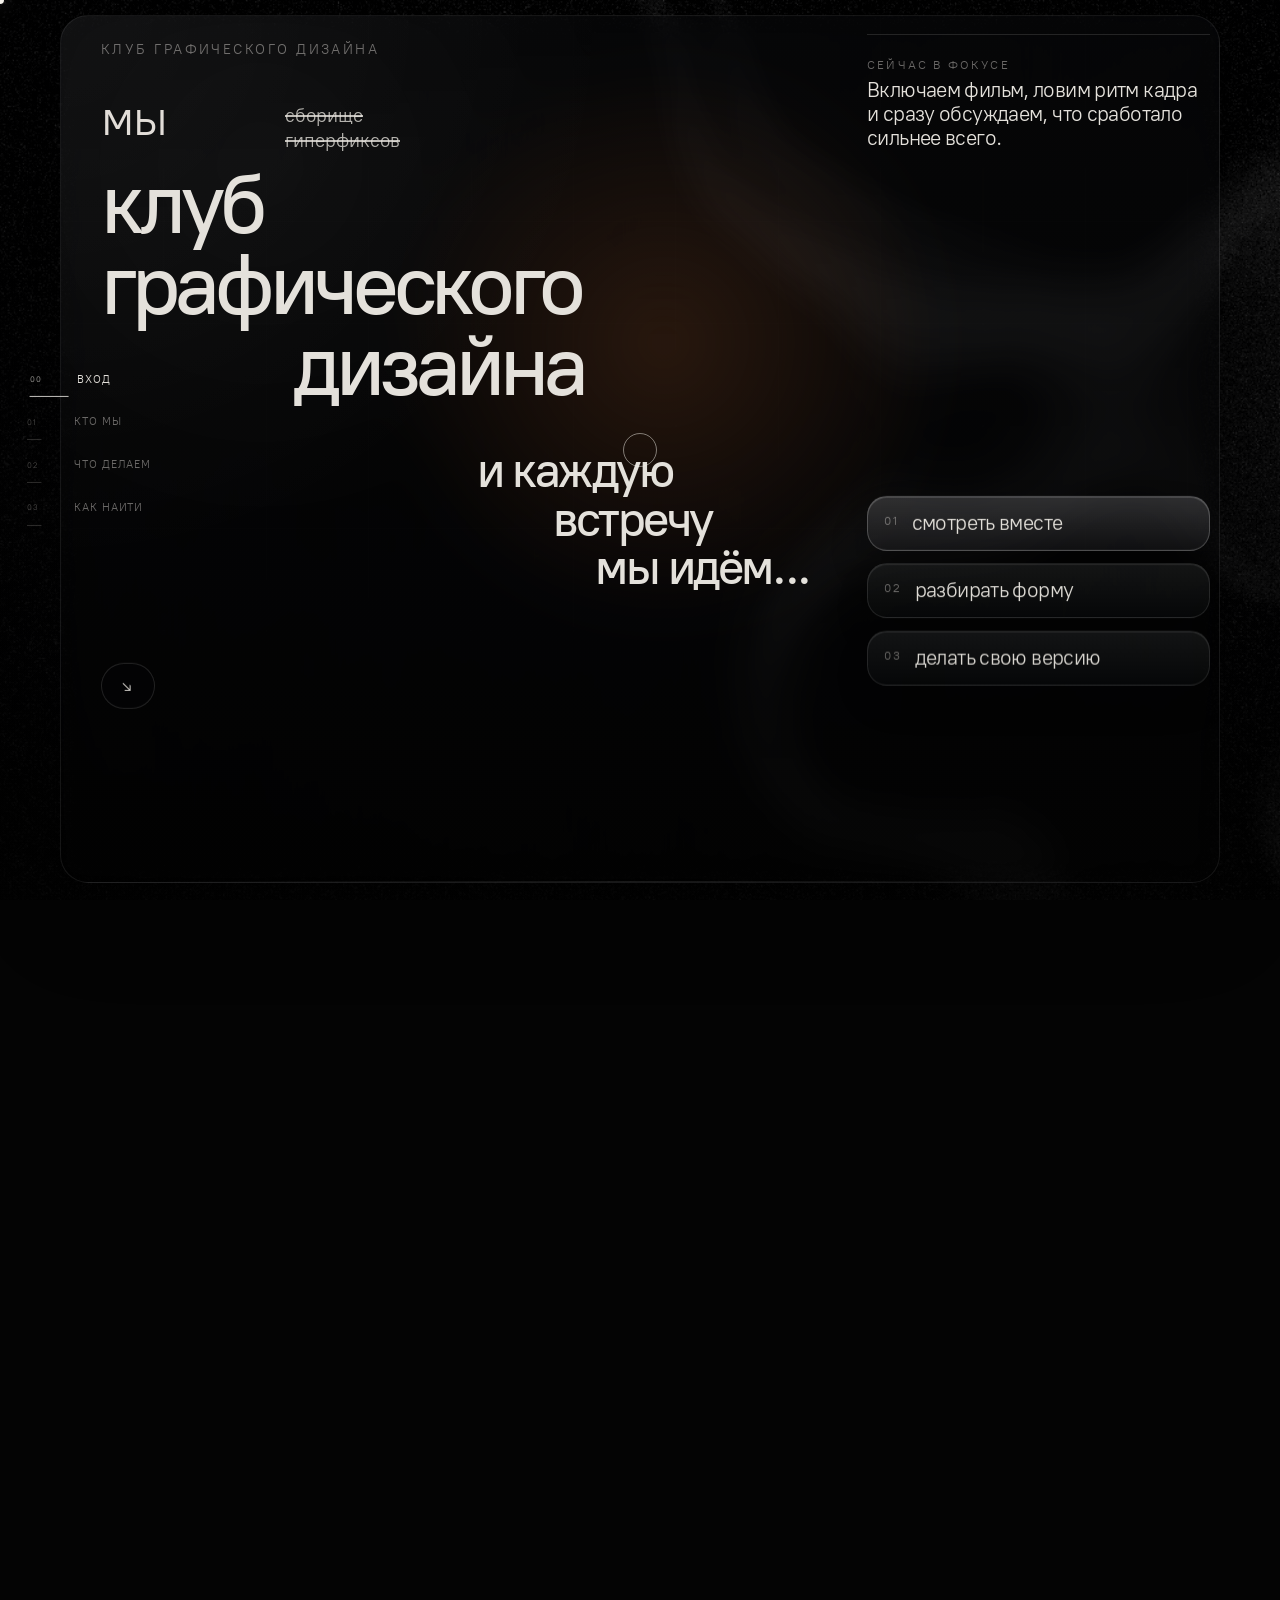
<file: index.html>
<!doctype html>
<html lang="ru">
<head>
  <meta charset="UTF-8" />
  <meta name="viewport" content="width=device-width, initial-scale=1.0" />
  <title>Клуб графического дизайна — Pulse Atelier</title>
  <meta name="description" content="Одностраничный сайт клуба графического дизайна с живыми сценическими анимациями и интерактивной главной сценой." />
  <link rel="stylesheet" href="styles.css?v=20260919-figma1" />
</head>
<body class="page-home">
  <div class="background-media" aria-hidden="true">
    <video class="liquid-bg scene-video" autoplay muted loop playsinline preload="metadata" poster="media/main-bg-poster.jpg?v=20260330-mainbgrefresh1" tabindex="-1">
      <source src="media/main-bg-web.mp4?v=20260805-video-fix1" type="video/mp4" />
    </video>
    <div class="liquid-poster" aria-hidden="true" style="background-image: url('media/main-bg-poster.jpg?v=20260330-mainbgrefresh1');"></div>
    <div class="liquid-overlay"></div>
    <div class="noise"></div>
  </div>
  <div class="cursor-dot" aria-hidden="true"></div>
  <div class="cursor-ring" aria-hidden="true"></div>

  <nav class="route-map route-map-home" aria-label="Маршрут сайта">
    <a class="route-map-item is-active" href="index.html" aria-current="page">
      <span class="route-map-index">00</span>
      <span class="route-map-label">вход</span>
    </a>
    <a class="route-map-item" href="kto-my.html">
      <span class="route-map-index">01</span>
      <span class="route-map-label">кто мы</span>
    </a>
    <a class="route-map-item" href="chto-my-delaem.html">
      <span class="route-map-index">02</span>
      <span class="route-map-label">что делаем</span>
    </a>
    <a class="route-map-item" href="kak-naiti.html">
      <span class="route-map-index">03</span>
      <span class="route-map-label">как найти</span>
    </a>
  </nav>

  <main class="page-main">
    <section id="hero" class="panel container reveal" data-tone="calm">
      <article class="frame frame-grid home-hero-frame">
        <div class="home-hero-aura" aria-hidden="true"></div>
        <div class="home-hero-grid" aria-hidden="true"></div>
        <div class="home-hero-topline motion-fade" aria-label="Клуб графического дизайна">
          <span>клуб графического дизайна</span>
        </div>
        <p class="home-kicker motion-fade">мы</p>
        <p class="home-hero-footnote home-hero-footnote-struck motion-fade">сборище гиперфиксов</p>
        <div class="home-club-wrap">
          <h1 class="home-club motion-fade" aria-label="Клуб графического дизайна">
            <span class="home-club-line">клуб</span>
            <span class="home-club-line">графического</span>
            <span class="home-club-line home-club-line-shift">дизайна</span>
          </h1>
        </div>
        <div class="home-friday-wrap">
          <p class="home-friday motion-heading-single">
            <span class="home-friday-line">и каждую</span>
            <span class="home-friday-line">встречу</span>
            <span class="home-friday-line">мы идём...</span>
          </p>
        </div>
        <div class="home-signal-stack" aria-label="Сцены клуба">
          <button class="home-signal motion-word is-active" type="button" data-color="#ff8a4c" data-copy="Включаем фильм, ловим ритм кадра и сразу обсуждаем, что сработало сильнее всего.">
            <span class="home-signal-index">01</span>
            <span class="home-signal-title">смотреть вместе</span>
          </button>
          <button class="home-signal motion-word" type="button" data-color="#5ab7ff" data-copy="Отмечаем типографику, пластику, свет и композицию, чтобы видеть не только сюжет, но и устройство.">
            <span class="home-signal-index">02</span>
            <span class="home-signal-title">разбирать форму</span>
          </button>
          <button class="home-signal motion-word" type="button" data-color="#d884ff" data-copy="После просмотра пробуем собственный жест: набросок, афишу, титр или новый визуальный ход.">
            <span class="home-signal-index">03</span>
            <span class="home-signal-title">делать свою версию</span>
          </button>
        </div>
        <div class="home-signal-caption" aria-live="polite">
          <p class="home-signal-label motion-fade">сейчас в фокусе</p>
          <p class="home-signal-copy motion-fade" data-signal-output>Включаем фильм, ловим ритм кадра и сразу обсуждаем, что сработало сильнее всего.</p>
        </div>
        <a class="home-scroll-link motion-word" href="#footer-scene" data-color="#f5f2eb" aria-label="листать дальше"></a>
      </article>
    </section>

    <section id="footer-scene" class="panel container reveal" data-tone="expressive">
      <article class="frame frame-grid frame-grid-final home-final-frame">
        <p class="home-final-mark motion-fade">/</p>
        <div class="footer-title-wrap">
          <h2 class="mega-word motion-heading-single">Д Е Л А Т Ь</h2>
        </div>
      </article>
    </section>
  </main>

  <script src="vendor/gsap/gsap.min.js"></script>
  <script src="vendor/gsap/ScrollTrigger.min.js"></script>
  <script src="script.js?v=20260805-video-fix3"></script>
</body>
</html>
</file>
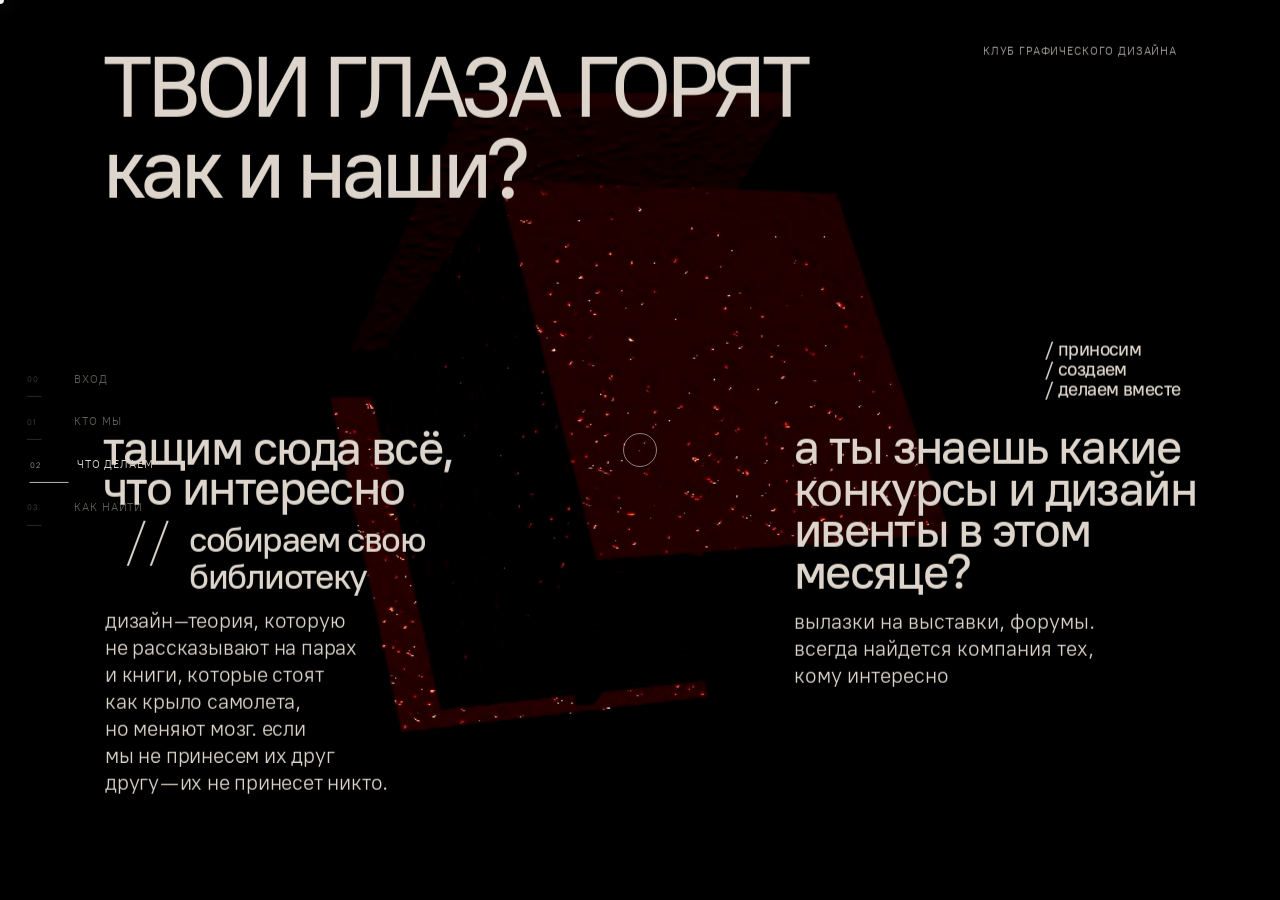
<file: chto-my-delaem.html>
<!doctype html>
<html lang="ru">
<head>
  <meta charset="UTF-8" />
  <meta name="viewport" content="width=device-width, initial-scale=1.0" />
  <title>Что мы делаем — Pulse Atelier</title>
  <meta name="description" content="Страница Что мы делаем" />
  <link rel="stylesheet" href="styles.css?v=20260919-figma1" />
</head>
<body class="page-what">
  <div class="background-media" aria-hidden="true">
    <video class="page-what-cube-video scene-video" autoplay muted loop playsinline preload="metadata" poster="media/what-bg-poster.jpg?v=20260329-whatcube2" tabindex="-1">
      <source src="media/what-bg.mp4?v=20260329-whatcube2" type="video/mp4" />
    </video>
  </div>
  <div class="cursor-dot" aria-hidden="true"></div>
  <div class="cursor-ring" aria-hidden="true"></div>
  <nav class="route-map" aria-label="Маршрут сайта">
    <a class="route-map-item" href="index.html">
      <span class="route-map-index">00</span>
      <span class="route-map-label">вход</span>
    </a>
    <a class="route-map-item" href="kto-my.html">
      <span class="route-map-index">01</span>
      <span class="route-map-label">кто мы</span>
    </a>
    <a class="route-map-item is-active" href="chto-my-delaem.html" aria-current="page">
      <span class="route-map-index">02</span>
      <span class="route-map-label">что делаем</span>
    </a>
    <a class="route-map-item" href="kak-naiti.html">
      <span class="route-map-index">03</span>
      <span class="route-map-label">как найти</span>
    </a>
  </nav>

  <main class="subpage-main">
    <section class="subpage-panel container panel reveal" data-tone="calm">
      <article class="frame what-editorial-frame">
        <a class="subpage-home-link motion-fade" href="index.html">КЛУБ ГРАФИЧЕСКОГО ДИЗАЙНА</a>

        <p class="what-utility motion-fade" aria-label="Как мы работаем">
          <span>/ приносим</span>
          <span>/ создаем</span>
          <span>/ делаем вместе</span>
        </p>

        <h1 class="what-manifesto motion-heading-single">
          <span class="what-line what-line--fixed">ТВОИ ГЛАЗА ГОРЯТ</span>
          <span class="what-line what-line--fixed">как и наши?</span>
        </h1>

        <p class="what-side-note">
          <span class="what-line what-line--fixed">вылазки на выставки, форумы.</span>
          <span class="what-line what-line--fixed">всегда найдется компания тех,</span>
          <span class="what-line what-line--fixed">кому интересно</span>
        </p>

        <p class="what-question">
          <span class="what-line what-line--fixed">а&nbsp;ты знаешь какие</span>
          <span class="what-line what-line--fixed">конкурсы и&nbsp;дизайн</span>
          <span class="what-line what-line--fixed">ивенты в&nbsp;этом</span>
          <span class="what-line what-line--fixed">месяце?</span>
        </p>

        <section class="what-gather" aria-label="Что мы тащим сюда">
          <h2 class="what-gather-title">
            тащим сюда всё,<br />
            что интересно
          </h2>
          <p class="what-gather-copy">
            <span class="what-line what-line--fixed">дизайн–теория, которую</span>
            <span class="what-line what-line--fixed">не рассказывают на парах</span>
            <span class="what-line what-line--fixed">и книги, которые стоят</span>
            <span class="what-line what-line--fixed">как крыло самолета,</span>
            <span class="what-line what-line--fixed">но меняют мозг. если</span>
            <span class="what-line what-line--fixed">мы не принесем их друг</span>
            <span class="what-line what-line--fixed">другу&mdash; их не принесет никто.</span>
          </p>
        </section>

        <div class="what-library" aria-label="Библиотека">
          <p class="what-library-mark">//</p>
          <p class="what-library-title">
            собираем свою<br />
            библиотеку
          </p>
        </div>

      </article>
    </section>
  </main>

  <script src="vendor/gsap/gsap.min.js"></script>
  <script src="vendor/gsap/ScrollTrigger.min.js"></script>
  <script src="script.js?v=20260805-video-fix3"></script>
</body>
</html>
</file>
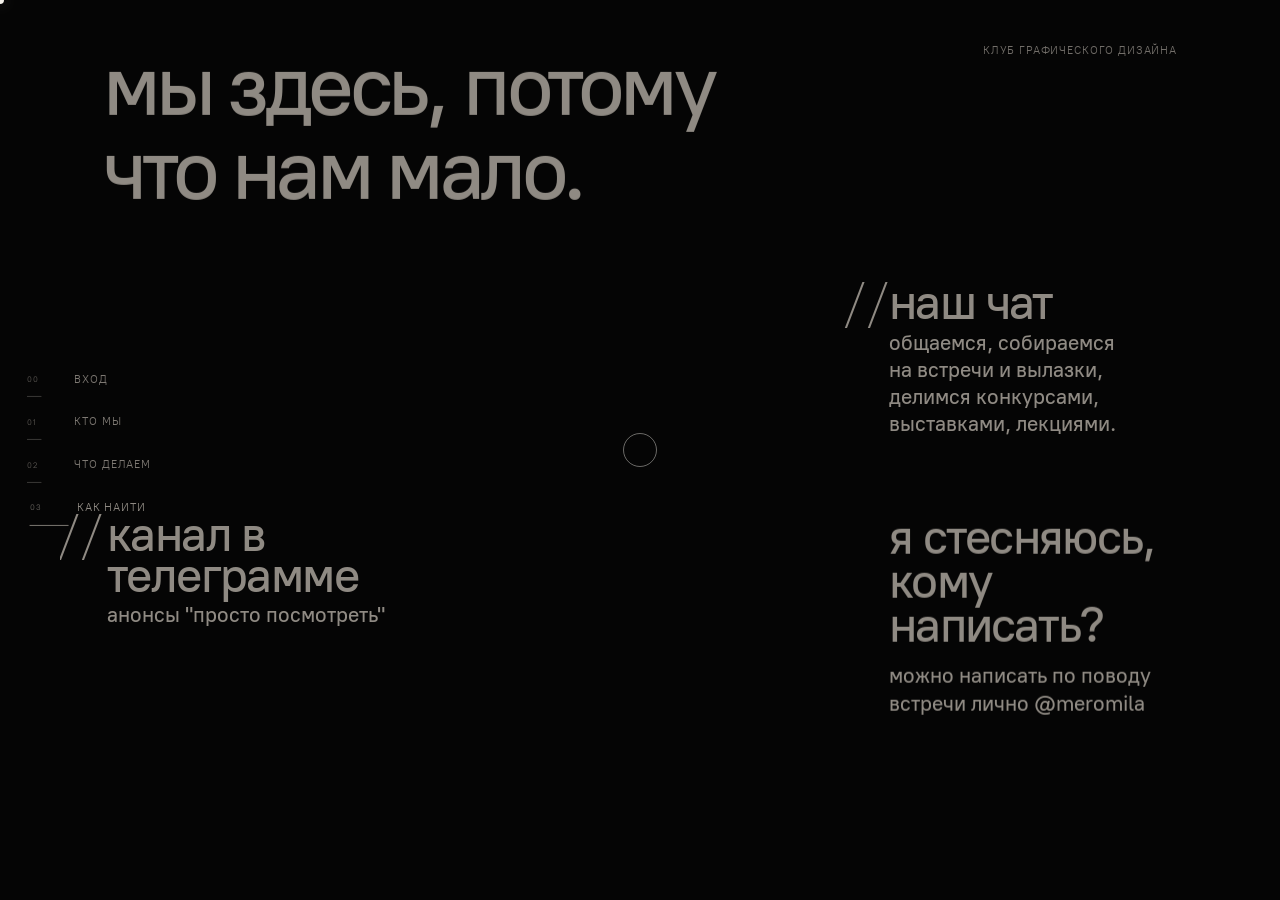
<file: kak-naiti.html>
<!doctype html>
<html lang="ru">
<head>
  <meta charset="UTF-8" />
  <meta name="viewport" content="width=device-width, initial-scale=1.0" />
  <title>Как найти — Pulse Atelier</title>
  <meta name="description" content="Страница Как найти" />
  <link rel="preload" as="image" href="media/find-bg-poster.jpg?v=20260329-findtdmovie1" />
  <link rel="stylesheet" href="styles.css?v=20260919-figma1" />
</head>
<body class="page-find">
  <div class="background-media" aria-hidden="true">
    <video class="liquid-bg scene-video" autoplay muted loop playsinline preload="metadata" poster="media/find-bg-poster.jpg?v=20260329-findtdmovie1" tabindex="-1">
      <source src="media/find-bg.mp4?v=20260329-findtdmovie1" type="video/mp4" />
    </video>
    <div class="liquid-overlay"></div>
  </div>
  <div class="cursor-dot" aria-hidden="true"></div>
  <div class="cursor-ring" aria-hidden="true"></div>
  <nav class="route-map" aria-label="Маршрут сайта">
    <a class="route-map-item" href="index.html">
      <span class="route-map-index">00</span>
      <span class="route-map-label">вход</span>
    </a>
    <a class="route-map-item" href="kto-my.html">
      <span class="route-map-index">01</span>
      <span class="route-map-label">кто мы</span>
    </a>
    <a class="route-map-item" href="chto-my-delaem.html">
      <span class="route-map-index">02</span>
      <span class="route-map-label">что делаем</span>
    </a>
    <a class="route-map-item is-active" href="kak-naiti.html" aria-current="page">
      <span class="route-map-index">03</span>
      <span class="route-map-label">как найти</span>
    </a>
  </nav>

  <main class="subpage-main">
    <section class="subpage-panel container panel reveal" data-tone="calm">
      <article class="frame find-editorial-frame">
        <a class="subpage-home-link motion-fade" href="index.html">КЛУБ ГРАФИЧЕСКОГО ДИЗАЙНА</a>

        <h1 class="find-manifesto motion-heading-single">
          <span class="find-line find-line--fixed">мы здесь, потому</span>
          <span class="find-line find-line--fixed">что нам мало.</span>
        </h1>

        <section class="find-chat motion-fade" aria-label="Наш чат">
          <p class="find-mark">//</p>
          <h2 class="find-section-title">
            <a class="find-section-link" href="https://t.me/clubgrafdes" target="_blank" rel="noopener noreferrer">наш чат</a>
          </h2>
          <p class="find-copy">
            <span class="find-line find-line--fixed">общаемся, собираемся</span>
            <span class="find-line find-line--fixed">на встречи и вылазки,</span>
            <span class="find-line find-line--fixed">делимся конкурсами,</span>
            <span class="find-line find-line--fixed">выставками, лекциями.</span>
          </p>
        </section>

        <section class="find-channel motion-fade" aria-label="Канал в телеграмме">
          <p class="find-mark">//</p>
          <h2 class="find-section-title">
            <a class="find-section-link" href="https://t.me/UpgradeDesignClub" target="_blank" rel="noopener noreferrer">канал в телеграмме</a>
          </h2>
          <p class="find-copy find-copy--small">
            <span class="find-line find-line--fixed">анонсы "просто посмотреть"</span>
          </p>
        </section>

        <section class="find-contact motion-fade" aria-label="Личный контакт">
          <h2 class="find-contact-title">я стесняюсь,<br />кому написать?</h2>
          <a class="find-contact-link" href="https://t.me/meromila" target="_blank" rel="noreferrer">
            можно написать по поводу встречи лично @meromila
          </a>
        </section>

      </article>
    </section>
  </main>

  <script src="vendor/gsap/gsap.min.js"></script>
  <script src="vendor/gsap/ScrollTrigger.min.js"></script>
  <script src="script.js?v=20260805-video-fix3"></script>
</body>
</html>
</file>
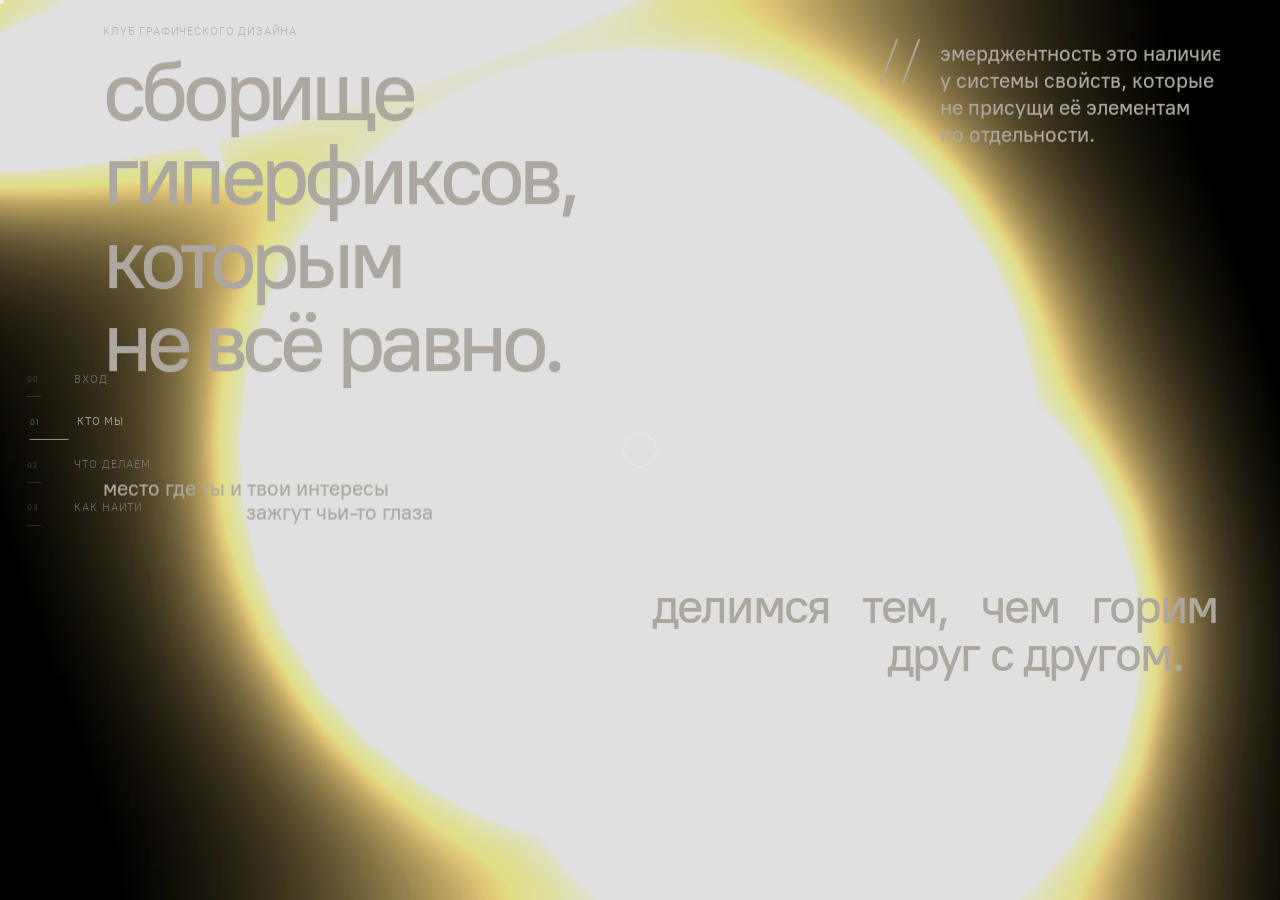
<file: kto-my.html>
<!doctype html>
<html lang="ru">
<head>
  <meta charset="UTF-8" />
  <meta name="viewport" content="width=device-width, initial-scale=1.0" />
  <title>Кто мы — Pulse Atelier</title>
  <meta name="description" content="Страница Кто мы" />
  <link rel="preload" as="image" href="media/kto-bg-poster.jpg?v=20260329-ktocubet1" />
  <link rel="stylesheet" href="styles.css?v=20260919-figma1" />
</head>
<body class="page-kto">
  <div class="background-media" aria-hidden="true">
    <video class="liquid-bg scene-video" autoplay muted loop playsinline preload="metadata" poster="media/kto-bg-poster.jpg?v=20260329-ktocubet1" tabindex="-1">
      <source src="media/kto-bg.mp4?v=20260329-ktocubet1" type="video/mp4" />
    </video>
    <div class="liquid-poster" aria-hidden="true" style="background-image: url('media/kto-bg-poster.jpg?v=20260329-ktocubet1');"></div>
    <div class="liquid-overlay"></div>
    <div class="noise"></div>
  </div>
  <div class="cursor-dot" aria-hidden="true"></div>
  <div class="cursor-ring" aria-hidden="true"></div>
  <nav class="route-map" aria-label="Маршрут сайта">
    <a class="route-map-item" href="index.html">
      <span class="route-map-index">00</span>
      <span class="route-map-label">вход</span>
    </a>
    <a class="route-map-item is-active" href="kto-my.html" aria-current="page">
      <span class="route-map-index">01</span>
      <span class="route-map-label">кто мы</span>
    </a>
    <a class="route-map-item" href="chto-my-delaem.html">
      <span class="route-map-index">02</span>
      <span class="route-map-label">что делаем</span>
    </a>
    <a class="route-map-item" href="kak-naiti.html">
      <span class="route-map-index">03</span>
      <span class="route-map-label">как найти</span>
    </a>
  </nav>

  <main class="subpage-main subpage-main-kto-layout">
    <section class="subpage-panel container panel reveal" data-tone="calm">
      <article class="frame kto-editorial-frame">
        <a class="subpage-home-link motion-fade" href="index.html">КЛУБ ГРАФИЧЕСКОГО ДИЗАЙНА</a>

        <h1 class="kto-hero motion-heading-single">
          <span class="kto-line kto-line--fixed">сборище</span>
          <span class="kto-line kto-line--fixed">гиперфиксов,</span>
          <span class="kto-line kto-line--fixed">которым</span>
          <span class="kto-line kto-line--fixed">не всё равно.</span>
        </h1>

        <p class="kto-place motion-fade">
          <span class="kto-line kto-line--fixed">место где ты и твои интересы</span>
          <span class="kto-line kto-line--fixed">зажгут чьи-то глаза</span>
        </p>

        <div class="kto-definition-block motion-fade" aria-label="Определение">
          <p class="kto-definition-mark">//</p>
          <p class="kto-definition-copy">
            <span class="kto-line kto-line--fixed">эмерджентность это наличие</span>
            <span class="kto-line kto-line--fixed">у системы свойств, которые</span>
            <span class="kto-line kto-line--fixed">не присущи её элементам</span>
            <span class="kto-line kto-line--fixed">по отдельности.</span>
          </p>
        </div>

        <p class="kto-share motion-fade">
          <span class="kto-share-top">
            <span>делимся</span>
            <span>тем,</span>
            <span>чем</span>
            <span>горим</span>
          </span>
          <span class="kto-share-bottom">друг с другом.</span>
        </p>

      </article>
    </section>
  </main>

  <script src="vendor/gsap/gsap.min.js"></script>
  <script src="vendor/gsap/ScrollTrigger.min.js"></script>
  <script src="script.js?v=20260805-video-fix3"></script>
</body>
</html>
</file>
<file: styles.css>
@font-face {
  font-family: "PT Root UI";
  src:
    url("media/fonts/pt-root-ui/pt-root-ui-light.woff2") format("woff2"),
    url("media/fonts/pt-root-ui/pt-root-ui-light.woff") format("woff");
  font-weight: 300;
  font-style: normal;
  font-display: swap;
}

@font-face {
  font-family: "PT Root UI";
  src:
    url("media/fonts/pt-root-ui/pt-root-ui-regular.woff2") format("woff2"),
    url("media/fonts/pt-root-ui/pt-root-ui-regular.woff") format("woff");
  font-weight: 400;
  font-style: normal;
  font-display: swap;
}

@font-face {
  font-family: "PT Root UI";
  src:
    url("media/fonts/pt-root-ui/pt-root-ui-medium.woff2") format("woff2"),
    url("media/fonts/pt-root-ui/pt-root-ui-medium.woff") format("woff");
  font-weight: 500;
  font-style: normal;
  font-display: swap;
}

@font-face {
  font-family: "PT Root UI";
  src:
    url("media/fonts/pt-root-ui/pt-root-ui-medium.woff2") format("woff2"),
    url("media/fonts/pt-root-ui/pt-root-ui-medium.woff") format("woff");
  font-weight: 600;
  font-style: normal;
  font-display: swap;
}

@font-face {
  font-family: "PT Root UI";
  src:
    url("media/fonts/pt-root-ui/pt-root-ui-bold.woff2") format("woff2"),
    url("media/fonts/pt-root-ui/pt-root-ui-bold.woff") format("woff");
  font-weight: 700;
  font-style: normal;
  font-display: swap;
}

:root {
  --font-ui: "PT Root UI", "Segoe UI", sans-serif;
  --bg: #040404;
  --ink: #e4e1db;
  --paper: transparent;
  --max: 1160px;
  --page-padding-block: 1rem;
  --frame-padding: clamp(1.35rem, 3vw, 2.5rem);
  --ui-ease-fast: 220ms ease;
  --ui-ease-medium: 700ms ease;
  --orb-color: #ff8a4c;
  --glass-button-fill: rgba(255, 255, 255, 0.09);
  --glass-button-fill-strong: rgba(255, 255, 255, 0.162);
  --glass-button-border: rgba(255, 255, 255, 0.198);
  --glass-button-shadow: 0 18px 44px rgba(0, 0, 0, 0.22);
  --glass-button-blur: 12px;
  --note-color: rgba(228, 225, 219, 0.78);
  --link-muted: rgba(228, 225, 219, 0.45);
  --panel-glass-border: rgba(255, 255, 255, 0.12);
  --panel-glass-shadow: 0 30px 88px rgba(0, 0, 0, 0.26);
}

* {
  box-sizing: border-box;
}

html,
body {
  margin: 0;
  min-height: 100%;
  scroll-behavior: smooth;
}

body {
  position: relative;
  overflow-x: hidden;
  background: var(--bg);
  color: var(--ink);
  font-family: var(--font-ui);
  cursor: none;
}

.background-media {
  position: fixed;
  inset: 0;
  z-index: 0;
  overflow: hidden;
  pointer-events: none;
}

.scene-video,
.liquid-bg,
.liquid-poster,
.webgl-bg,
.page-what-cube-video {
  position: absolute;
  inset: 0;
  width: 100%;
  height: 100%;
}

.scene-video,
.liquid-bg,
.page-what-cube-video {
  object-fit: cover;
  object-position: center center;
  display: block;
}

.liquid-bg {
  z-index: 1;
  opacity: 0;
  visibility: hidden;
  filter: saturate(0.96) contrast(1.02) brightness(0.92);
  transition: opacity 900ms ease, visibility 0s linear 900ms;
}

.liquid-poster {
  z-index: 0;
  opacity: 1;
  background: center center / cover no-repeat url("media/main-bg-poster.jpg?v=20260329-site1");
  filter: saturate(0.94) contrast(1.02) brightness(0.88);
  transform: scale(1.02);
  transition: opacity var(--ui-ease-medium), transform 1200ms ease;
}

.webgl-bg {
  z-index: 0;
  opacity: 0;
  visibility: hidden;
  transition: opacity var(--ui-ease-medium), visibility var(--ui-ease-medium);
}

.liquid-overlay {
  position: absolute;
  inset: 0;
  z-index: 2;
  background:
    radial-gradient(130% 85% at 50% 10%, rgba(8, 8, 10, 0.06) 0%, rgba(8, 8, 10, 0.22) 68%, rgba(4, 4, 4, 0.48) 100%),
    linear-gradient(to bottom, rgba(5, 5, 6, 0.1) 0%, rgba(4, 4, 4, 0.42) 100%);
}

.noise {
  position: absolute;
  inset: 0;
  z-index: 3;
  opacity: 0.035;
  background-image: radial-gradient(rgba(255, 255, 255, 0.16) 0.42px, transparent 0);
  background-size: 3px 3px;
}

body.has-video .liquid-bg {
  opacity: 1;
  visibility: visible;
  transition-delay: 0s;
}

body.has-video .liquid-poster {
  opacity: 0;
  transform: scale(1);
}

body.has-video .webgl-bg {
  opacity: 0;
  visibility: hidden;
}

body.no-video .liquid-bg {
  opacity: 0;
  visibility: hidden;
}

body.no-video .liquid-poster {
  opacity: 1;
  transform: scale(1.02);
}

body.no-video .webgl-bg {
  opacity: 1;
  visibility: visible;
}

.page-main,
.subpage-main {
  position: relative;
  z-index: 5;
}

.route-map {
  position: fixed;
  left: clamp(0.7rem, 2vw, 1.45rem);
  top: 50%;
  z-index: 20;
  display: grid;
  gap: 0.42rem;
  width: min(11.5rem, 22vw);
  transform: translateY(-50%);
  color: var(--ink);
  pointer-events: auto;
}

.route-map-item {
  position: relative;
  display: grid;
  grid-template-columns: 2.4rem minmax(0, 1fr);
  align-items: center;
  gap: 0.55rem;
  min-height: 2.25rem;
  padding: 0.35rem 0.25rem;
  color: var(--link-muted);
  text-decoration: none;
  font-size: clamp(0.68rem, 0.78vw, 0.78rem);
  line-height: 1;
  letter-spacing: 0.08em;
  text-transform: uppercase;
  transition:
    color var(--ui-ease-fast),
    transform var(--ui-ease-fast);
}

.route-map-item::before {
  content: "";
  width: 100%;
  height: 1px;
  background: currentColor;
  opacity: 0.44;
  transform: scaleX(0.38);
  transform-origin: left center;
  transition:
    opacity var(--ui-ease-fast),
    transform var(--ui-ease-fast);
}

.route-map-item:hover,
.route-map-item:focus-visible,
.route-map-item.is-active {
  color: var(--ink);
  transform: translateX(0.16rem);
}

.route-map-item:hover::before,
.route-map-item:focus-visible::before,
.route-map-item.is-active::before {
  opacity: 0.86;
  transform: scaleX(1);
}

.route-map-index {
  grid-column: 1;
  grid-row: 1;
  font-size: 0.72em;
  opacity: 0.72;
}

.route-map-label {
  grid-column: 2;
  grid-row: 1;
  overflow: hidden;
  text-overflow: ellipsis;
  white-space: nowrap;
}

.container {
  width: min(100% - 1.2rem, var(--max));
  margin-inline: auto;
}

.page-main {
  scroll-snap-type: y proximity;
  padding-block: var(--page-padding-block);
}

.panel {
  min-height: 100svh;
  display: grid;
  align-content: center;
  scroll-snap-align: start;
}

.frame {
  position: relative;
  min-height: min(88vh, 720px);
  overflow: hidden;
  padding: var(--frame-padding);
  color: var(--ink);
  border-radius: 28px;
  will-change: transform, opacity;
}

.frame::before {
  display: none;
}

.frame-grid {
  display: grid;
  grid-template-columns: repeat(12, 1fr);
  grid-template-rows: auto 1fr auto;
}

.frame-note {
  position: absolute;
  top: 0.9rem;
  right: 0.9rem;
  margin: 0;
  color: var(--note-color);
  text-transform: uppercase;
  letter-spacing: 0.1em;
  font-size: clamp(0.48rem, 0.84vw, 0.66rem);
  white-space: nowrap;
  will-change: transform, opacity;
}

.frame-note-link {
  color: inherit;
  text-decoration: none;
  padding: 0.5rem 0.8rem;
}

.page-home .frame-note-home {
  color: inherit;
  text-decoration: none;
  padding: 0;
  display: inline-block;
  max-width: min(17rem, 24vw);
  text-align: right;
  white-space: normal;
  line-height: 1.35;
  letter-spacing: 0.08em;
}

.page-home .frame-note-home:hover,
.page-home .frame-note-home:focus-visible {
  color: inherit;
  text-decoration: none;
}

.subpage-home-link {
  grid-area: home-link;
  justify-self: end;
  align-self: start;
  margin: 0;
  display: inline-block;
  max-width: min(15rem, 22vw);
  color: var(--note-color);
  text-decoration: none;
  text-align: right;
  text-transform: uppercase;
  letter-spacing: 0.08em;
  font-size: clamp(0.48rem, 0.84vw, 0.66rem);
  line-height: 1.35;
  white-space: normal;
}

.subpage-home-link:hover,
.subpage-home-link:focus-visible {
  color: var(--ink);
  text-decoration: none;
}

.frame-note-link,
.footer-link,
.subpage-link,
.kto-action {
  position: relative;
  z-index: 1;
  overflow: hidden;
  isolation: isolate;
  display: inline-flex;
  align-items: center;
  justify-content: center;
  border-radius: 999px;
  border: 1px solid var(--glass-button-border);
  background: linear-gradient(180deg, var(--glass-button-fill-strong) 0%, var(--glass-button-fill) 100%);
  box-shadow:
    var(--glass-button-shadow),
    inset 0 1px 0 rgba(255, 255, 255, 0.14);
  backdrop-filter: blur(var(--glass-button-blur));
  -webkit-backdrop-filter: blur(var(--glass-button-blur));
}

.frame-note-link::before,
.footer-link::before,
.subpage-link::before,
.kto-action::before {
  content: "";
  position: absolute;
  inset: 0;
  z-index: -1;
  background:
    linear-gradient(180deg, rgba(255, 255, 255, 0.108), rgba(255, 255, 255, 0.027)),
    radial-gradient(circle at 20% 20%, rgba(255, 255, 255, 0.144), transparent 48%);
  pointer-events: none;
}

.frame-note-link::after,
.footer-link::after,
.subpage-link::after,
.kto-action::after {
  content: "";
  position: absolute;
  inset: 0;
  z-index: -1;
  opacity: 0.162;
  background-image: radial-gradient(rgba(255, 255, 255, 0.34) 0.5px, transparent 0);
  background-size: 4px 4px;
  pointer-events: none;
}

.frame-note-link:hover,
.frame-note-link:focus-visible,
.footer-link:hover,
.footer-link:focus-visible,
.subpage-link:hover,
.subpage-link:focus-visible,
.kto-action:hover,
.kto-action:focus-visible {
  border-color: rgba(255, 255, 255, 0.306);
  box-shadow:
    0 24px 56px rgba(0, 0, 0, 0.28),
    inset 0 1px 0 rgba(255, 255, 255, 0.162);
}

h1,
h2 {
  margin: 0;
  color: inherit;
  font-family: var(--font-ui);
}

h1 {
  font-size: clamp(2.2rem, 4.1vw, 3.9rem);
  line-height: 1.1;
  font-weight: 400;
  letter-spacing: 0.34em;
  will-change: transform, opacity;
}

h2 {
  font-weight: 400;
}

.heading-line {
  display: block;
  overflow: hidden;
}

.heading-line > span {
  display: inline-block;
  transform: translateY(110%);
  opacity: 0;
}

.motion-heading-single,
.motion-word,
.motion-fade {
  opacity: 0;
  transform: translateY(20px);
}

.reveal {
  opacity: 1;
  transform: none;
}

.word {
  position: absolute;
  margin: 0;
  color: inherit;
  font-size: clamp(2rem, 3vw, 2.8rem);
  font-weight: 500;
  line-height: 1;
  user-select: none;
  will-change: transform, opacity;
}

.hero-line {
  grid-column: 1 / 13;
  align-self: start;
  margin-top: 0.7rem;
  max-width: none;
  font-size: clamp(1.7rem, 3vw, 2.5rem);
  letter-spacing: 0.26em;
  white-space: nowrap;
}

.word-search {
  left: 7%;
  top: 53%;
}

.word-show {
  left: 2%;
  top: 11%;
}

.word-experiment {
  right: 2%;
  bottom: 14%;
}

.home-hero-frame,
.home-showcase-frame {
  position: relative;
  isolation: isolate;
  border: 1px solid rgba(255, 255, 255, 0.08);
  background:
    linear-gradient(180deg, rgba(12, 13, 16, 0.34) 0%, rgba(7, 8, 10, 0.2) 48%, rgba(4, 4, 4, 0.12) 100%),
    radial-gradient(circle at top left, rgba(255, 255, 255, 0.06), transparent 38%);
  box-shadow: var(--panel-glass-shadow);
  backdrop-filter: blur(16px);
}

.home-hero-frame {
  --hero-accent: #ff8a4c;
  --hero-shift-x: 0px;
  --hero-shift-y: 0px;
  --hero-progress: 0;
  --hero-spot-x: 52%;
  --hero-spot-y: 38%;
  min-height: calc(100svh - 2rem);
  display: grid;
  grid-template-columns: repeat(12, minmax(0, 1fr));
  grid-template-areas:
    "topline topline topline topline . . . . . . . ."
    "kicker kicker note note . . . . signal signal signal signal"
    "club club club club club club club . signal signal signal signal"
    ". friday friday friday friday friday friday . caption caption caption caption"
    "scroll scroll scroll . . . . . caption caption caption caption";
  grid-template-rows: auto auto auto minmax(0, 1fr) auto;
  row-gap: clamp(1rem, 2vw, 1.8rem);
  column-gap: clamp(0.9rem, 1.7vw, 1.5rem);
  align-items: start;
}

.home-hero-frame::after {
  content: "";
  position: absolute;
  left: 6%;
  right: 6%;
  bottom: 0;
  height: 1px;
  background: linear-gradient(90deg, transparent, rgba(255, 255, 255, 0.22), transparent);
  opacity: calc(0.28 + var(--hero-progress) * 0.32);
}

.home-hero-aura,
.home-hero-grid,
.home-showcase-glow {
  position: absolute;
  inset: 0;
  pointer-events: none;
}

.home-hero-aura {
  z-index: 0;
  opacity: 0.14;
  background:
    radial-gradient(circle at var(--hero-spot-x) var(--hero-spot-y), var(--hero-accent) 0%, transparent 34%),
    radial-gradient(circle at 18% 18%, rgba(255, 255, 255, 0.16) 0%, transparent 28%);
  filter: blur(14px) saturate(1.18);
  mix-blend-mode: screen;
  transform: translate(calc(var(--hero-shift-x) * 0.18), calc(var(--hero-shift-y) * 0.18)) scale(calc(1 + var(--hero-progress) * 0.05));
  transition: opacity 260ms ease, transform 260ms ease;
}

.home-hero-grid {
  z-index: 0;
  opacity: 0.14;
  background-image:
    linear-gradient(rgba(255, 255, 255, 0.08) 1px, transparent 1px),
    linear-gradient(90deg, rgba(255, 255, 255, 0.08) 1px, transparent 1px);
  background-size: clamp(62px, 8vw, 104px) clamp(62px, 8vw, 104px);
  mask-image: linear-gradient(180deg, rgba(0, 0, 0, 0.82) 0%, rgba(0, 0, 0, 0.42) 64%, transparent 100%);
  transform: translate(calc(var(--hero-shift-x) * -0.12), calc(var(--hero-shift-y) * -0.08));
  transition: transform 260ms ease;
}

.home-hero-topline,
.home-kicker,
.home-hero-footnote,
.home-club-wrap,
.home-friday-wrap,
.home-signal-stack,
.home-signal-caption,
.home-scroll-link,
.home-showcase-kicker,
.home-verb-list,
.home-showcase-detail,
.home-burst {
  position: relative;
  z-index: 1;
}

.home-hero-topline {
  grid-area: topline;
  display: flex;
  gap: 0.8rem;
  align-items: center;
  align-self: start;
  justify-self: start;
  max-width: 22rem;
  margin: 0;
  color: var(--note-color);
  font-size: clamp(0.74rem, 0.95vw, 0.9rem);
  letter-spacing: 0.18em;
  text-transform: uppercase;
}

.home-hero-topline span:last-child {
  color: var(--link-muted);
}

.home-kicker {
  grid-area: kicker;
  margin: 0;
  align-self: start;
  color: rgba(244, 239, 233, 0.92);
  font-size: clamp(1.7rem, 2.4vw, 2.45rem);
  line-height: 1;
  letter-spacing: -0.03em;
}

.home-hero-footnote {
  grid-area: note;
  margin: 0;
  align-self: end;
  max-width: 20rem;
  color: var(--note-color);
  font-size: clamp(0.94rem, 1.1vw, 1.04rem);
  line-height: 1.3;
}

.home-hero-footnote-struck {
  font-size: clamp(1.13rem, 1.32vw, 1.25rem);
  text-decoration: line-through;
  text-decoration-thickness: 1.5px;
  text-decoration-color: rgba(228, 225, 219, 0.82);
  text-decoration-skip-ink: none;
}

.home-club-wrap {
  grid-area: club;
  transform: translate(calc(var(--hero-shift-x) * 0.08), calc(var(--hero-shift-y) * 0.05));
  transition: transform 260ms ease;
}

.home-club {
  margin: 0;
  display: grid;
  justify-items: start;
  gap: 0.08em;
  align-self: start;
  font-size: clamp(3rem, 5.9vw, 5.8rem);
  font-weight: 500;
  line-height: 0.88;
  letter-spacing: -0.06em;
}

.home-club-line {
  display: block;
}

.home-club-line-shift {
  margin-left: clamp(7.6rem, 14vw, 12rem);
}

.home-friday-wrap {
  grid-area: friday;
  transform: translate(calc(var(--hero-shift-x) * -0.12), calc(var(--hero-shift-y) * -0.05));
  transition: transform 260ms ease;
}

.home-friday {
  align-self: start;
  margin: 0;
  max-width: 11ch;
  font-size: clamp(1.83rem, 3.4vw, 3.27rem);
  font-weight: 500;
  line-height: 1;
  letter-spacing: -0.05em;
  white-space: normal;
}

.home-signal-stack {
  grid-area: signal;
  align-self: start;
  justify-self: end;
  display: grid;
  gap: 0.72rem;
  width: min(100%, 23rem);
  padding-top: 0.1rem;
  transform: translate(calc(var(--hero-shift-x) * -0.12), calc(var(--hero-shift-y) * -0.06));
  transition: transform 260ms ease;
}

.home-signal,
.home-verb-chip {
  appearance: none;
  width: 100%;
  border: 1px solid rgba(255, 255, 255, 0.11);
  border-radius: 20px;
  background:
    linear-gradient(180deg, rgba(255, 255, 255, 0.07) 0%, rgba(255, 255, 255, 0.02) 100%),
    rgba(7, 8, 10, 0.28);
  box-shadow:
    inset 0 1px 0 rgba(255, 255, 255, 0.08),
    0 18px 40px rgba(0, 0, 0, 0.16);
  color: inherit;
  font: inherit;
  text-align: left;
  transition:
    border-color var(--ui-ease-fast),
    background var(--ui-ease-fast),
    box-shadow var(--ui-ease-fast),
    color var(--ui-ease-fast);
}

.home-signal {
  display: grid;
  grid-template-columns: auto 1fr;
  gap: 0.8rem;
  align-items: start;
  padding: 0.98rem 1rem;
}

.home-signal:hover,
.home-signal:focus-visible,
.home-signal.is-active,
.home-verb-chip:hover,
.home-verb-chip:focus-visible,
.home-verb-chip.is-active {
  border-color: rgba(255, 255, 255, 0.22);
  background:
    linear-gradient(180deg, rgba(255, 255, 255, 0.16) 0%, rgba(255, 255, 255, 0.05) 100%),
    rgba(7, 8, 10, 0.3);
  box-shadow:
    inset 0 1px 0 rgba(255, 255, 255, 0.14),
    0 24px 48px rgba(0, 0, 0, 0.2);
}

.home-signal:focus-visible,
.home-verb-chip:focus-visible {
  outline: 2px solid rgba(245, 242, 235, 0.44);
  outline-offset: 3px;
}

.home-signal-index {
  margin-top: 0.12rem;
  color: var(--link-muted);
  font-size: 0.74rem;
  letter-spacing: 0.16em;
  text-transform: uppercase;
}

.home-signal-title {
  display: block;
  font-size: clamp(1rem, 1.45vw, 1.28rem);
  line-height: 1.08;
  letter-spacing: -0.03em;
}

.home-signal-caption {
  grid-area: caption;
  align-self: end;
  justify-self: end;
  width: min(100%, 23rem);
  padding-top: 1.4rem;
  border-top: 1px solid rgba(255, 255, 255, 0.12);
  transform: translate(calc(var(--hero-shift-x) * -0.05), calc(var(--hero-shift-y) * 0.04));
  transition: transform 260ms ease;
}

.home-signal-label,
.home-showcase-label {
  margin: 0 0 0.4rem;
  color: var(--link-muted);
  font-size: clamp(0.72rem, 0.95vw, 0.86rem);
  letter-spacing: 0.18em;
  text-transform: uppercase;
}

.home-signal-copy {
  margin: 0;
  font-size: clamp(1.08rem, 1.45vw, 1.42rem);
  line-height: 1.14;
  letter-spacing: -0.03em;
}

.home-scroll-link {
  grid-area: scroll;
  align-self: end;
  justify-self: start;
  display: inline-flex;
  justify-content: center;
  align-items: center;
  gap: 0;
  min-width: 3.4rem;
  width: fit-content;
  padding: 0.9rem 1.18rem;
  border-radius: 999px;
  border: 1px solid rgba(255, 255, 255, 0.14);
  background: rgba(10, 11, 14, 0.3);
  color: inherit;
  text-decoration: none;
  letter-spacing: 0.08em;
  text-transform: uppercase;
  font-size: clamp(0.78rem, 1vw, 0.92rem);
}

.home-scroll-link::after {
  content: "↘";
  font-size: 1rem;
  line-height: 1;
}

.home-scroll-link:hover,
.home-scroll-link:focus-visible {
  border-color: rgba(255, 255, 255, 0.26);
  background: rgba(15, 16, 20, 0.42);
}

.home-showcase-frame {
  --showcase-accent: #ff8a4c;
  --showcase-spot-x: 52%;
  --showcase-spot-y: 50%;
  min-height: calc(100svh - 2rem);
  display: grid;
  grid-template-columns: repeat(12, minmax(0, 1fr));
  grid-template-areas:
    "kicker kicker kicker . . . . . burst burst burst burst"
    "verbs verbs verbs verbs verbs verbs detail detail detail detail detail detail"
    ". . . . . . detail detail detail detail detail detail";
  grid-template-rows: auto auto minmax(0, 1fr);
  row-gap: clamp(1rem, 2vw, 1.75rem);
  column-gap: clamp(0.9rem, 1.7vw, 1.5rem);
  align-items: start;
}

.home-showcase-glow {
  z-index: 0;
  opacity: 0.15;
  background:
    radial-gradient(circle at var(--showcase-spot-x) var(--showcase-spot-y), var(--showcase-accent) 0%, transparent 32%),
    linear-gradient(180deg, rgba(255, 255, 255, 0.08), transparent 60%);
  filter: blur(16px) saturate(1.16);
  mix-blend-mode: screen;
}

.home-showcase-kicker {
  grid-area: kicker;
  margin: 0;
  color: var(--note-color);
  font-size: clamp(0.82rem, 1vw, 0.96rem);
  letter-spacing: 0.18em;
  text-transform: uppercase;
}

.home-verb-list {
  grid-area: verbs;
  margin: 0;
  display: grid;
  gap: 0.68rem;
  align-self: start;
  width: min(100%, 30rem);
}

.home-verb-chip {
  padding: 0.96rem 1rem;
  font-size: clamp(1.36rem, 2vw, 2rem);
  font-weight: 400;
  line-height: 1;
  letter-spacing: -0.04em;
}

.home-showcase-detail {
  grid-area: detail;
  align-self: end;
  justify-self: end;
  width: min(100%, 25rem);
  padding: 1.2rem 1.2rem 1.25rem;
  border-radius: 26px;
  border: 1px solid rgba(255, 255, 255, 0.1);
  background:
    linear-gradient(180deg, rgba(255, 255, 255, 0.06) 0%, rgba(255, 255, 255, 0.03) 100%),
    rgba(7, 8, 10, 0.22);
  box-shadow:
    inset 0 1px 0 rgba(255, 255, 255, 0.1),
    0 18px 42px rgba(0, 0, 0, 0.16);
}

.home-showcase-copy {
  margin: 0;
  font-size: clamp(1.5rem, 2.4vw, 2.28rem);
  font-weight: 400;
  line-height: 0.98;
  letter-spacing: -0.05em;
}

.home-burst {
  grid-area: burst;
  justify-self: end;
  align-self: start;
  margin: 0;
  color: rgba(244, 239, 233, 0.8);
  font-size: clamp(3rem, 7vw, 6.2rem);
  line-height: 0.88;
  letter-spacing: -0.06em;
}

.frame-grid-final {
  min-height: calc(100svh - 2rem);
  display: grid;
  grid-template-columns: minmax(0, 1fr) auto minmax(0, 1fr);
  grid-template-rows: auto minmax(0, 1fr) auto;
  grid-template-areas:
    ". note note"
    "title title title"
    "nav-left nav-left nav-right";
  align-items: stretch;
}

.footer-note {
  position: static;
  grid-area: note;
  justify-self: end;
  align-self: start;
  margin-bottom: 0;
}

.footer-title-wrap {
  grid-area: title;
  display: grid;
  min-height: 0;
  place-items: center;
}

.mega-word {
  width: 100%;
  font-size: clamp(4.6rem, 11vw, 9.6rem);
  font-weight: 400;
  letter-spacing: 0.22em;
  line-height: 0.9;
  text-align: center;
  white-space: nowrap;
}

.home-final-frame {
  grid-template-areas:
    "mark . ."
    "title title title"
    ". . .";
}

.home-final-mark {
  grid-area: mark;
  align-self: start;
  justify-self: start;
  margin: 0;
  font-size: clamp(2.2rem, 3.4vw, 3.3rem);
  line-height: 1;
  letter-spacing: -0.04em;
}

.footer-nav {
  display: grid;
  gap: 0.65rem;
  align-self: end;
  margin: 0;
  padding-bottom: 0.45rem;
}

.footer-nav-left {
  grid-area: nav-left;
  justify-self: start;
}

.footer-nav-right {
  grid-area: nav-right;
  justify-self: end;
}

.footer-link {
  color: inherit;
  text-decoration: none;
  padding: 0.72rem 1.18rem;
  font-size: clamp(1rem, 1.4vw, 1.45rem);
  font-weight: 500;
  line-height: 1;
  white-space: nowrap;
}

.footer-link-subtle {
  text-transform: none;
}

.footer-link-lowercase {
  text-transform: none;
}

.page-home .footer-link-subtle {
  font-size: clamp(1.08rem, 1.5vw, 1.56rem);
}

.page-home .footer-link-light-glass {
  background:
    linear-gradient(180deg, rgba(255, 255, 255, 0.18) 0%, rgba(255, 255, 255, 0.08) 100%),
    linear-gradient(180deg, rgba(255, 255, 255, 0.1) 0%, rgba(255, 255, 255, 0.04) 100%);
  border-color: rgba(255, 255, 255, 0.24);
  box-shadow:
    0 22px 52px rgba(0, 0, 0, 0.24),
    inset 0 1px 0 rgba(255, 255, 255, 0.16);
  color: #24262b;
}

.page-home .footer-link-light-glass::before {
  background:
    linear-gradient(180deg, rgba(255, 255, 255, 0.18), rgba(255, 255, 255, 0.04)),
    radial-gradient(circle at 18% 18%, rgba(255, 255, 255, 0.16), transparent 46%);
}

.page-home .footer-link-light-glass::after {
  opacity: 0.09;
}

.page-home .footer-link-light-glass:hover,
.page-home .footer-link-light-glass:focus-visible {
  background:
    linear-gradient(180deg, rgba(255, 255, 255, 0.24) 0%, rgba(255, 255, 255, 0.12) 100%),
    linear-gradient(180deg, rgba(255, 255, 255, 0.13) 0%, rgba(255, 255, 255, 0.06) 100%);
  border-color: rgba(255, 255, 255, 0.3);
  color: #1d1f24;
}

.cursor-dot,
.cursor-ring {
  position: fixed;
  left: 0;
  top: 0;
  z-index: 99;
  border-radius: 50%;
  pointer-events: none;
  transform: translate(-50%, -50%);
}

.cursor-dot {
  width: 8px;
  height: 8px;
  background: #f5f2eb;
  box-shadow: 0 0 20px rgba(245, 242, 235, 0.28);
}

.cursor-ring {
  width: 34px;
  height: 34px;
  border: 1px solid rgba(245, 242, 235, 0.48);
  transition:
    width var(--ui-ease-fast),
    height var(--ui-ease-fast),
    border-color var(--ui-ease-fast),
    background-color var(--ui-ease-fast);
}

.cursor-ring.active {
  width: 52px;
  height: 52px;
  border-color: rgba(245, 242, 235, 0.74);
  background-color: rgba(245, 242, 235, 0.08);
}

.subpage-main {
  min-height: 100svh;
  display: grid;
  align-items: start;
  padding-block: var(--page-padding-block);
}

.subpage-panel {
  min-height: calc(100svh - 2rem);
  display: grid;
  align-content: start;
}

.subpage-frame {
  min-height: calc(100svh - 2rem);
  display: grid;
  grid-template-columns: repeat(12, minmax(0, 1fr));
  grid-template-rows: auto 1fr auto;
  grid-template-areas:
    "top-left top-left top-left . . . . . . note note note"
    ". . . . . . . . . . . ."
    "bottom-left bottom-left bottom-left . . . . . . bottom-right bottom-right bottom-right";
  padding: var(--frame-padding);
}

.subpage-note {
  position: static;
  grid-area: note;
  align-self: start;
  justify-self: end;
  margin: 0;
}

.subpage-title {
  margin: 0;
  color: inherit;
  font-size: clamp(2rem, 3vw, 2.7rem);
  font-weight: 500;
  line-height: 1;
  letter-spacing: 0.02em;
  white-space: nowrap;
}

.subpage-title--top-left {
  grid-area: top-left;
  align-self: start;
  justify-self: start;
}

.subpage-title--bottom-left {
  grid-area: bottom-left;
  align-self: end;
  justify-self: start;
}

.subpage-title--bottom-right {
  grid-area: bottom-right;
  align-self: end;
  justify-self: end;
}

.subpage-link {
  margin: 0;
  color: var(--link-muted);
  text-decoration: none;
  padding: 0.68rem 1.05rem;
  font-size: clamp(1rem, 1.35vw, 1.35rem);
  font-weight: 500;
  line-height: 1;
  white-space: nowrap;
  transition: color var(--ui-ease-fast);
}

.subpage-link:hover,
.subpage-link:focus-visible,
.subpage-link.is-active {
  color: inherit;
}

.subpage-frame-kto .subpage-title--top-left,
.subpage-frame-what .subpage-title--bottom-left,
.subpage-frame-find .subpage-title--bottom-right {
  font-size: clamp(2.1rem, 3.2vw, 2.9rem);
  font-weight: 500;
}

.subpage-link-what-top,
.subpage-link-find-top {
  grid-area: top-left;
  align-self: start;
  justify-self: start;
}

.subpage-link-what-right {
  grid-area: bottom-right;
  align-self: end;
  justify-self: end;
  text-align: right;
}

.subpage-link-find-bottom-left {
  grid-area: bottom-left;
  align-self: end;
  justify-self: start;
}

body.page-what {
  --ink: #ddd5cb;
  --glass-button-fill: rgba(255, 255, 255, 0.081);
  --glass-button-fill-strong: rgba(255, 255, 255, 0.13);
  --glass-button-border: rgba(255, 255, 255, 0.13);
  --glass-button-shadow: 0 22px 60px rgba(0, 0, 0, 0.28);
  --note-color: rgba(221, 213, 203, 0.78);
  --link-muted: rgba(221, 213, 203, 0.43);
  background: #050505;
  color: var(--ink);
}

body.page-what .background-media {
  background: #050505;
}

body.page-what .page-what-cube-video {
  z-index: 1;
  opacity: 1;
  filter: saturate(1.08) contrast(1.06) brightness(0.98);
}

body.page-what .cursor-dot {
  background: #f5f2eb;
  box-shadow: 0 0 20px rgba(245, 242, 235, 0.28);
}

body.page-what .cursor-ring {
  border-color: rgba(245, 242, 235, 0.52);
}

body.page-what .cursor-ring.active {
  border-color: rgba(245, 242, 235, 0.74);
  background-color: rgba(245, 242, 235, 0.08);
}

.what-editorial-frame {
  min-height: calc(100svh - 2rem);
  display: grid;
  grid-template-columns: repeat(12, minmax(0, 1fr));
  grid-template-areas:
    "headline headline headline headline headline headline headline . home-link home-link home-link home-link"
    ". . . . . . . . utility utility utility utility"
    "left-copy left-copy left-copy . . . . . right-block right-block right-block right-block"
    "question question question question . . . . right-block right-block right-block right-block"
    ". . . . . . . . library library library library";
  grid-template-rows: auto auto auto auto minmax(3.4rem, 1fr);
  column-gap: clamp(1rem, 1.65vw, 1.45rem);
  row-gap: clamp(1.15rem, 2.25vw, 2.1rem);
  align-items: start;
  padding: clamp(2rem, 3.2vw, 2.85rem) clamp(2rem, 3vw, 2.85rem) clamp(1.9rem, 2.6vw, 2.5rem);
}

.what-editorial-frame > * {
  min-width: 0;
}

.what-utility {
  grid-area: utility;
  justify-self: end;
  margin: 0;
  display: grid;
  gap: 0.14rem;
  text-align: left;
  font-size: clamp(1.28rem, 2vw, 2.1rem);
  font-weight: 500;
  line-height: 1.04;
  letter-spacing: -0.02em;
}

.what-utility span {
  display: block;
}

.what-manifesto {
  grid-area: headline;
  align-self: start;
  margin: 0;
  max-width: 10.2ch;
  font-size: clamp(3.3rem, 6.2vw, 5.7rem);
  font-weight: 500;
  line-height: 0.915;
  letter-spacing: -0.05em;
  text-transform: none;
  white-space: normal;
}

.what-line {
  display: block;
}

.what-line--fixed {
  white-space: nowrap;
}

.what-side-note {
  grid-area: left-copy;
  margin: 0;
  max-width: 19rem;
  font-size: clamp(0.98rem, 1.28vw, 1.26rem);
  line-height: 1.3;
  color: rgba(221, 213, 203, 0.87);
}

.what-question {
  grid-area: question;
  margin: 0;
  max-width: 13rem;
  font-size: clamp(1.95rem, 2.85vw, 3.1rem);
  font-weight: 500;
  line-height: 1.02;
  letter-spacing: -0.04em;
}

.what-gather {
  grid-area: right-block;
  justify-self: end;
  align-self: start;
  max-width: 21.5rem;
  display: grid;
  gap: 1.15rem;
}

.what-gather-title {
  margin: 0;
  max-width: 10ch;
  font-size: clamp(1.92rem, 2.7vw, 3.12rem);
  font-weight: 500;
  line-height: 1.04;
  letter-spacing: -0.04em;
}

.what-gather-copy {
  margin: 0;
  max-width: 21.5rem;
  font-size: clamp(0.9rem, 1.02vw, 1.02rem);
  line-height: 1.18;
  letter-spacing: -0.01em;
  color: rgba(221, 213, 203, 0.87);
}

.what-library {
  grid-area: library;
  justify-self: end;
  align-self: start;
  display: grid;
  grid-template-columns: auto minmax(0, 1fr);
  column-gap: clamp(0.7rem, 1.4vw, 1.1rem);
  align-items: start;
  max-width: 19rem;
}

.what-library-mark {
  margin: 0;
  font-size: clamp(2.4rem, 3.5vw, 3.6rem);
  font-weight: 300;
  line-height: 0.85;
  transform: translateY(-0.08em);
}

.what-library-title {
  margin: 0;
  max-width: 10ch;
  font-size: clamp(1.9rem, 2.5vw, 2.95rem);
  font-weight: 500;
  line-height: 1.02;
  letter-spacing: -0.04em;
}

.what-nav {
  grid-area: nav;
  display: flex;
  flex-wrap: wrap;
  gap: 0.9rem;
  align-self: end;
  margin-top: 0.2rem;
}

.what-nav-link {
  font-size: clamp(0.95rem, 1.18vw, 1.12rem);
  font-weight: 500;
  letter-spacing: 0.02em;
}

body.page-kto {
  --ink: #ada89f;
  --glass-button-fill: rgba(255, 255, 255, 0.108);
  --glass-button-fill-strong: rgba(255, 255, 255, 0.162);
  --glass-button-border: rgba(255, 255, 255, 0.162);
  --glass-button-shadow: 0 22px 68px rgba(0, 0, 0, 0.32);
  --note-color: rgba(173, 168, 159, 0.78);
  --link-muted: rgba(173, 168, 159, 0.52);
  background: #050505;
  color: var(--ink);
}

body.page-kto .liquid-poster {
  background-image: url("media/kto-bg-poster.jpg?v=20260329-ktofallback1");
}

body.page-kto .liquid-bg {
  filter: saturate(1.04) contrast(1.02) brightness(0.9);
}

body.page-kto .liquid-overlay,
body.page-kto .noise {
  display: none;
}

body.page-kto .cursor-dot {
  background: #f5f2eb;
  box-shadow: 0 0 20px rgba(245, 242, 235, 0.24);
}

body.page-kto .cursor-ring {
  border-color: rgba(245, 242, 235, 0.46);
}

body.page-kto .cursor-ring.active {
  border-color: rgba(245, 242, 235, 0.72);
  background-color: rgba(245, 242, 235, 0.08);
}

body.page-kto .kto-action {
  background:
    linear-gradient(180deg, rgba(255, 255, 255, 0.18) 0%, rgba(255, 255, 255, 0.08) 100%),
    linear-gradient(180deg, rgba(255, 255, 255, 0.1) 0%, rgba(255, 255, 255, 0.04) 100%);
  border-color: rgba(255, 255, 255, 0.24);
  box-shadow:
    0 22px 52px rgba(0, 0, 0, 0.24),
    inset 0 1px 0 rgba(255, 255, 255, 0.16);
  color: var(--ink);
}

body.page-kto .kto-action::before {
  background:
    linear-gradient(180deg, rgba(255, 255, 255, 0.18), rgba(255, 255, 255, 0.04)),
    radial-gradient(circle at 18% 18%, rgba(255, 255, 255, 0.16), transparent 46%);
}

body.page-kto .kto-action::after {
  opacity: 0.09;
}

body.page-kto .kto-action:hover,
body.page-kto .kto-action:focus-visible {
  background:
    linear-gradient(180deg, rgba(255, 255, 255, 0.24) 0%, rgba(255, 255, 255, 0.12) 100%),
    linear-gradient(180deg, rgba(255, 255, 255, 0.13) 0%, rgba(255, 255, 255, 0.06) 100%);
  border-color: rgba(255, 255, 255, 0.3);
  color: var(--ink);
}

body.page-kto .kto-action-graphite {
  color: #24262b;
}

body.page-kto .kto-action-graphite:hover,
body.page-kto .kto-action-graphite:focus-visible {
  color: #1d1f24;
}

.kto-editorial-frame {
  min-height: calc(100svh - 2rem);
  display: grid;
  grid-template-columns: repeat(12, minmax(0, 1fr));
  grid-template-areas:
    "hero hero hero hero hero hero . . home-link home-link home-link home-link"
    ". . . . . . . . place place place place"
    "share share share share share share . . definition definition definition definition";
  grid-template-rows: auto minmax(2rem, 1fr) auto;
  column-gap: clamp(1rem, 1.7vw, 1.5rem);
  row-gap: clamp(1.15rem, 2.3vw, 2.15rem);
  align-items: start;
  padding: clamp(2rem, 3.2vw, 2.9rem) clamp(2rem, 3vw, 2.9rem) clamp(1.9rem, 2.7vw, 2.5rem);
}

.kto-editorial-frame > * {
  min-width: 0;
}

.kto-line {
  display: block;
}

.kto-line--fixed {
  white-space: nowrap;
}

.kto-hero {
  grid-area: hero;
  margin: 0;
  max-width: 7.3ch;
  font-size: clamp(3.45rem, 6.5vw, 6rem);
  font-weight: 500;
  line-height: 0.9;
  letter-spacing: -0.055em;
}

.kto-emergence {
  grid-area: emergence;
  margin: 0;
  max-width: 14rem;
  font-size: clamp(1rem, 1.34vw, 1.24rem);
  line-height: 1.26;
  color: rgba(173, 168, 159, 0.9);
}

.kto-place {
  grid-area: place;
  justify-self: end;
  margin: 0;
  max-width: 15rem;
  font-size: clamp(1rem, 1.34vw, 1.24rem);
  line-height: 1.26;
  color: rgba(173, 168, 159, 0.9);
}

.kto-whole {
  grid-area: whole;
  align-self: end;
  margin: 0;
  max-width: 22rem;
  font-size: clamp(1rem, 1.34vw, 1.24rem);
  font-weight: 600;
  line-height: 1.14;
  color: rgba(173, 168, 159, 0.92);
}

.kto-definition-block {
  grid-area: definition;
  justify-self: end;
  align-self: start;
  display: grid;
  grid-template-columns: auto minmax(0, 1fr);
  column-gap: clamp(0.8rem, 1.45vw, 1.1rem);
  align-items: start;
  max-width: 21.5rem;
}

.kto-definition-mark {
  margin: 0;
  font-size: clamp(2.4rem, 3.4vw, 3.5rem);
  font-weight: 300;
  line-height: 0.84;
  transform: translateY(-0.05em);
}

.kto-definition-copy {
  margin: 0;
  font-size: clamp(1rem, 1.32vw, 1.18rem);
  line-height: 1.26;
  color: rgba(173, 168, 159, 0.9);
}

.kto-share {
  grid-area: share;
  justify-self: start;
  align-self: end;
  margin: 0;
  max-width: 36rem;
  display: grid;
  gap: 0.18rem;
  font-size: clamp(2.05rem, 3.2vw, 3.2rem);
  font-weight: 400;
  line-height: 1;
  letter-spacing: -0.04em;
}

.kto-share-top {
  display: grid;
  grid-template-columns: repeat(4, auto);
  justify-content: start;
  column-gap: clamp(1rem, 2.2vw, 2.35rem);
}

.kto-share-bottom {
  justify-self: start;
}

.kto-editorial-nav {
  grid-area: nav;
  justify-self: start;
  align-self: end;
  display: flex;
  flex-wrap: wrap;
  gap: 0.95rem;
}

.subpage-main-kto-layout {
  min-height: 100svh;
  padding-block: 0;
}

.frame-kto-composition {
  min-height: 100svh;
  display: grid;
  grid-template-columns: 24% 1fr 24%;
  grid-template-rows: auto auto 1fr auto;
  grid-template-areas:
    "title . note"
    "lead . question"
    "text . definition"
    "manifesto . actions";
  row-gap: clamp(1.2rem, 2.4vw, 2.2rem);
  column-gap: clamp(1rem, 2.4vw, 2rem);
  padding: clamp(2rem, 4vw, 3.7rem) clamp(2rem, 4vw, 3.8rem);
}

.kto-note {
  position: static;
  grid-area: note;
  align-self: start;
  justify-self: end;
}

.kto-copy {
  position: relative;
  z-index: 5;
}

.kto-copy-primary {
  grid-area: title;
  align-self: start;
}

.kto-title {
  margin: 0;
  font-size: clamp(2.7rem, 4.7vw, 4.3rem);
  font-weight: 700;
  line-height: 0.95;
  letter-spacing: -0.03em;
  white-space: nowrap;
}

.kto-lead {
  margin: clamp(1.4rem, 2.8vw, 2.4rem) 0 0;
  font-size: clamp(1.25rem, 2vw, 1.65rem);
  line-height: 1.08;
  font-weight: 500;
}

.kto-copy-left {
  grid-area: text;
  align-self: center;
  max-width: 18rem;
}

.kto-text {
  margin: 0;
  font-size: clamp(1rem, 1.36vw, 1.22rem);
  line-height: 1.12;
  opacity: 0.95;
}

.kto-copy-right {
  grid-area: question;
  align-self: center;
  justify-self: end;
  max-width: 18rem;
}

.kto-question {
  margin: 0;
  font-size: clamp(1.8rem, 2.7vw, 2.5rem);
  line-height: 1.04;
  font-weight: 600;
  text-align: left;
}

.kto-copy-definition {
  grid-area: definition;
  align-self: end;
  justify-self: end;
  max-width: 17rem;
}

.kto-slashes {
  margin: 0 0 0.55rem;
  font-size: clamp(2rem, 2.5vw, 2.8rem);
  line-height: 1;
}

.kto-definition {
  margin: 0;
  font-size: clamp(0.96rem, 1.18vw, 1.16rem);
  line-height: 1.5;
  opacity: 0.9;
}

.kto-copy-bottom {
  grid-area: manifesto;
  align-self: end;
}

.kto-manifesto {
  margin: 0;
  max-width: 34rem;
  font-size: clamp(1.7rem, 3vw, 3rem);
  line-height: 1.24;
  letter-spacing: -0.02em;
}

.kto-actions {
  position: relative;
  z-index: 6;
  grid-area: actions;
  align-self: end;
  justify-self: end;
  display: flex;
  gap: 0.9rem;
}

.kto-action {
  display: inline-flex;
  align-items: center;
  justify-content: center;
  min-width: 8.8rem;
  padding: 0.82rem 1.9rem;
  border-radius: 999px;
  border: 1px solid var(--glass-button-border);
  background: linear-gradient(180deg, var(--glass-button-fill-strong) 0%, var(--glass-button-fill) 100%);
  box-shadow:
    var(--glass-button-shadow),
    inset 0 1px 0 rgba(255, 255, 255, 0.18);
  color: var(--ink);
  text-decoration: none;
  font-size: clamp(1rem, 1.4vw, 1.2rem);
  line-height: 1;
  backdrop-filter: blur(var(--glass-button-blur));
  -webkit-backdrop-filter: blur(var(--glass-button-blur));
}

body.page-kto .kto-action:hover,
body.page-kto .kto-action:focus-visible {
  color: #ffffff;
}

body.page-find {
  --ink: #8f8a83;
  --glass-button-fill: rgba(255, 255, 255, 0.108);
  --glass-button-fill-strong: rgba(255, 255, 255, 0.162);
  --glass-button-border: rgba(255, 255, 255, 0.18);
  --glass-button-shadow: 0 20px 52px rgba(0, 0, 0, 0.26);
  --note-color: rgba(143, 138, 131, 0.8);
  --link-muted: rgba(143, 138, 131, 0.88);
  background: #050505;
  color: var(--ink);
}

body.page-find .background-media {
  background: #050505;
}

body.page-find .liquid-poster,
body.page-find .webgl-bg,
body.page-find .noise {
  display: none;
}

body.page-find .liquid-bg {
  filter: saturate(1.08) contrast(1.04) brightness(0.98);
  mix-blend-mode: screen;
}

body.page-find.has-video .liquid-bg {
  opacity: 0.96;
}

body.page-find .liquid-overlay {
  background: none;
}

body.page-find .cursor-dot {
  background: #f5f2eb;
  box-shadow: 0 0 18px rgba(245, 242, 235, 0.24);
}

body.page-find .cursor-ring {
  border-color: rgba(245, 242, 235, 0.42);
}

body.page-find .cursor-ring.active {
  border-color: rgba(245, 242, 235, 0.62);
  background-color: rgba(245, 242, 235, 0.08);
}

.find-editorial-frame {
  min-height: calc(100svh - 2rem);
  display: grid;
  grid-template-columns: repeat(12, minmax(0, 1fr));
  grid-template-areas:
    "headline headline headline headline headline headline . . home-link home-link home-link home-link"
    ". . . . . . . . chat chat chat chat"
    "channel channel channel channel . . . . contact contact contact contact"
    ". . . . . . . . contact contact contact contact";
  grid-template-rows: auto auto auto auto;
  column-gap: clamp(1rem, 1.7vw, 1.45rem);
  row-gap: clamp(1.2rem, 2.4vw, 2.3rem);
  align-items: start;
  padding: clamp(2rem, 3.2vw, 2.85rem) clamp(2rem, 3vw, 2.85rem) clamp(1.9rem, 2.7vw, 2.6rem);
}

.find-editorial-frame > * {
  min-width: 0;
}

.find-manifesto {
  grid-area: headline;
  margin: 0;
  max-width: 8.8ch;
  font-size: clamp(3.4rem, 6.35vw, 5.95rem);
  font-weight: 500;
  line-height: 0.92;
  letter-spacing: -0.05em;
}

.find-line {
  display: block;
}

.find-line--fixed {
  white-space: nowrap;
}

.find-chat,
.find-channel {
  display: grid;
  grid-template-columns: auto minmax(0, 1fr);
  column-gap: clamp(0.75rem, 1.4vw, 1.05rem);
  row-gap: 0.35rem;
  align-items: start;
}

.find-chat {
  grid-area: chat;
  justify-self: end;
  max-width: 18.75rem;
}

.find-channel {
  grid-area: channel;
  max-width: 22rem;
}

.find-section-link {
  color: inherit;
  text-decoration: none;
  text-decoration-thickness: 1px;
  text-underline-offset: 0.14em;
}

.find-section-link:hover,
.find-section-link:focus-visible {
  color: #f5f2eb;
  text-decoration: underline;
}

.find-mark {
  grid-column: 1;
  grid-row: 1 / span 2;
  margin: 0;
  font-size: clamp(2.3rem, 3.6vw, 3.5rem);
  font-weight: 300;
  line-height: 0.82;
  transform: translateY(-0.06em);
}

.find-section-title {
  grid-column: 2;
  margin: 0;
  font-size: clamp(1.85rem, 2.8vw, 2.9rem);
  font-weight: 500;
  line-height: 1.02;
  letter-spacing: -0.04em;
}

.find-copy {
  grid-column: 2;
  margin: 0;
  font-size: clamp(1rem, 1.28vw, 1.18rem);
  line-height: 1.14;
  color: rgba(143, 138, 131, 0.92);
}

.find-copy--small {
  max-width: 19rem;
}

.find-contact {
  grid-area: contact;
  justify-self: end;
  align-self: center;
  max-width: 19rem;
  display: grid;
  gap: 0.95rem;
}

.find-contact-title {
  margin: 0;
  font-size: clamp(2rem, 3vw, 3.05rem);
  font-weight: 500;
  line-height: 1.02;
  letter-spacing: -0.04em;
}

.find-contact-link {
  display: inline-block;
  width: auto;
  max-width: 18rem;
  padding: 0;
  border: 0;
  border-radius: 0;
  background: none;
  box-shadow: none;
  backdrop-filter: none;
  -webkit-backdrop-filter: none;
  color: var(--ink);
  text-decoration: none;
  font-size: clamp(0.96rem, 1.05vw, 1.08rem);
  line-height: 1.08;
  text-align: left;
  white-space: normal;
}

.find-contact-link:hover,
.find-contact-link:focus-visible {
  color: var(--ink);
  text-decoration: underline;
  text-underline-offset: 0.14em;
}

.find-nav {
  grid-area: nav;
  justify-self: end;
  display: flex;
  flex-wrap: wrap;
  gap: 0.9rem;
  margin-top: 0.25rem;
}

.find-nav-link {
  font-size: clamp(0.95rem, 1.16vw, 1.12rem);
  font-weight: 500;
  letter-spacing: 0.02em;
}

body.page-find .frame,
body.page-kto .frame,
body.page-what .frame {
  color: var(--ink);
}

body.page-find .frame-note,
body.page-find .frame-note-link,
body.page-find .subpage-note,
body.page-find .subpage-link,
body.page-find .subpage-title,
body.page-find h1,
body.page-find h2,
body.page-find p,
body.page-kto .frame-note,
body.page-kto .frame-note-link,
body.page-kto .subpage-note,
body.page-kto .subpage-link,
body.page-kto .subpage-title,
body.page-kto h1,
body.page-kto h2,
body.page-kto p,
body.page-what .frame-note,
body.page-what .frame-note-link,
body.page-what .subpage-note,
body.page-what .subpage-link,
body.page-what .subpage-title,
body.page-what h1,
body.page-what h2,
body.page-what p {
  color: inherit;
}

@media (max-width: 1100px) {
  .frame-kto-composition {
    grid-template-columns: 1fr 1fr;
    grid-template-areas:
      "title note"
      "lead question"
      "text definition"
      "manifesto actions";
  }
}

@media (max-width: 900px), (hover: none), (pointer: coarse) {
  body {
    cursor: auto;
  }

  .cursor-dot,
  .cursor-ring,
  .color-orb {
    display: none;
  }

  .route-map {
    left: 50%;
    top: auto;
    bottom: 0.7rem;
    width: min(calc(100% - 1.4rem), 34rem);
    grid-template-columns: repeat(4, minmax(0, 1fr));
    gap: 0;
    padding: 0.34rem;
    border: 1px solid rgba(255, 255, 255, 0.12);
    border-radius: 999px;
    background: rgba(5, 5, 6, 0.38);
    box-shadow: 0 18px 48px rgba(0, 0, 0, 0.22);
    backdrop-filter: blur(14px);
    -webkit-backdrop-filter: blur(14px);
    transform: translateX(-50%);
  }

  .route-map-item {
    display: flex;
    justify-content: center;
    min-height: 2rem;
    padding: 0.34rem 0.5rem;
    border-radius: 999px;
    font-size: 0.67rem;
    letter-spacing: 0.04em;
    text-align: center;
  }

  .route-map-item::before,
  .route-map-index {
    display: none;
  }

  .route-map-item:hover,
  .route-map-item:focus-visible,
  .route-map-item.is-active {
    background: rgba(255, 255, 255, 0.11);
    transform: none;
  }

  .page-main,
  .subpage-main {
    padding-bottom: 3.6rem;
  }

  .frame {
    min-height: 82svh;
    border-radius: 22px;
  }

  .frame-grid {
    grid-template-columns: 1fr;
  }

  h1 {
    letter-spacing: 0.18em;
    line-height: 1.2;
  }

  .hero-line {
    grid-column: 1;
    margin-top: 1.8rem;
    font-size: clamp(1.5rem, 5vw, 2rem);
    letter-spacing: 0.16em;
    white-space: normal;
  }

  .home-hero-frame {
    grid-template-columns: repeat(6, minmax(0, 1fr));
    grid-template-areas:
      "topline topline topline topline topline topline"
      "kicker kicker kicker kicker kicker kicker"
      "note note note note note note"
      "club club club club club club"
      "friday friday friday friday friday friday"
      "signal signal signal signal signal signal"
      "caption caption caption caption caption caption"
      "scroll scroll scroll scroll scroll scroll";
    row-gap: 1.2rem;
  }

  .home-hero-topline {
    flex-wrap: wrap;
    gap: 0.45rem 0.8rem;
    max-width: 100%;
  }

  .home-kicker {
    font-size: clamp(1.2rem, 3vw, 1.6rem);
  }

  .home-hero-footnote,
  .home-signal-caption,
  .home-showcase-detail {
    max-width: 100%;
    justify-self: start;
  }

  .home-club {
    font-size: clamp(2.3rem, 8vw, 4.35rem);
  }

  .home-club-line-shift {
    margin-left: min(5.8rem, 18vw);
  }

  .home-friday {
    max-width: 10ch;
    font-size: clamp(1.62rem, 4.93vw, 2.51rem);
  }

  .home-signal-stack {
    justify-self: stretch;
    width: 100%;
  }

  .home-signal,
  .home-verb-chip {
    cursor: pointer;
  }

  .home-showcase-frame {
    grid-template-columns: repeat(6, minmax(0, 1fr));
    grid-template-areas:
      "kicker kicker kicker kicker burst burst"
      "verbs verbs verbs verbs verbs verbs"
      "detail detail detail detail detail detail";
    row-gap: 1.2rem;
  }

  .home-verb-list {
    width: 100%;
  }

  .home-verb-chip {
    font-size: clamp(1.28rem, 4vw, 1.8rem);
  }

  .home-showcase-copy {
    font-size: clamp(1.5rem, 5vw, 2rem);
  }

  .home-burst {
    justify-self: end;
    font-size: clamp(2.4rem, 8vw, 4rem);
  }

  .page-home .frame-note-home {
    max-width: min(12rem, 48vw);
  }

  .mega-word {
    font-size: clamp(3.2rem, 14vw, 5.4rem);
    letter-spacing: 0.12em;
  }

  .word-search {
    left: 8%;
    top: 52%;
  }

  .word-show {
    left: 3%;
    top: 9%;
  }

  .word-experiment {
    right: 3%;
    bottom: 11%;
  }

  .frame-grid-final {
    grid-template-columns: 1fr auto 1fr;
  }

  .footer-nav {
    gap: 0.5rem;
  }

  .footer-link {
    font-size: clamp(0.95rem, 3.4vw, 1.2rem);
  }

  .subpage-frame {
    grid-template-columns: 1fr;
    grid-template-rows: auto 1fr auto auto;
    grid-template-areas:
      "note"
      "top-left"
      "bottom-left"
      "bottom-right";
    gap: 1.4rem;
  }

  .subpage-note,
  .subpage-title--bottom-right {
    justify-self: start;
    text-align: left;
  }

  .subpage-title {
    font-size: clamp(1.7rem, 6vw, 2.2rem);
  }

  .subpage-link {
    font-size: clamp(0.95rem, 3.4vw, 1.15rem);
  }

  .subpage-link-what-right,
  .subpage-frame-find .subpage-title--bottom-right {
    justify-self: start;
    text-align: left;
  }

  .what-editorial-frame {
    min-height: auto;
    grid-template-columns: repeat(6, minmax(0, 1fr));
    grid-template-areas:
      "home-link home-link home-link home-link home-link home-link"
      "utility utility utility utility utility utility"
      "headline headline headline headline headline headline"
      "right-block right-block right-block right-block right-block right-block"
      "left-copy left-copy left-copy question question question"
      "library library library library library library";
    grid-template-rows: auto;
    row-gap: 1.6rem;
    padding: 1.5rem;
  }

  .what-utility,
  .what-gather,
  .what-library {
    justify-self: start;
  }

  .what-manifesto {
    max-width: 10ch;
    font-size: clamp(2.55rem, 7vw, 4.4rem);
  }

  .what-side-note {
    max-width: 15rem;
  }

  .what-question {
    justify-self: end;
    max-width: 13rem;
    font-size: clamp(1.45rem, 4.3vw, 2.2rem);
  }

  .what-gather,
  .what-gather-copy {
    max-width: 18.5rem;
  }

  .what-nav {
    margin-top: 0.4rem;
  }

  .find-editorial-frame {
    min-height: auto;
    grid-template-columns: repeat(6, minmax(0, 1fr));
    grid-template-areas:
      "home-link home-link home-link home-link home-link home-link"
      "headline headline headline headline headline headline"
      "chat chat chat contact contact contact"
      "channel channel channel contact contact contact";
    grid-template-rows: auto;
    row-gap: 1.7rem;
    padding: 1.5rem;
  }

  .find-contact,
  .find-nav,
  .find-chat {
    justify-self: start;
  }

  .find-manifesto {
    max-width: 8.6ch;
    font-size: clamp(2.9rem, 7.2vw, 4.8rem);
  }

  .find-chat,
  .find-contact {
    max-width: 17rem;
  }

  .find-channel {
    max-width: 19rem;
  }

  .find-contact-title {
    font-size: clamp(1.8rem, 4.4vw, 2.4rem);
  }

  .kto-editorial-frame {
    min-height: auto;
    grid-template-columns: repeat(6, minmax(0, 1fr));
    grid-template-areas:
      "home-link home-link home-link home-link home-link home-link"
      "hero hero hero hero hero hero"
      "place place place definition definition definition"
      "share share share . . .";
    grid-template-rows: auto;
    row-gap: 1.7rem;
    padding: 1.5rem;
  }

  .kto-place,
  .kto-definition-block,
  .kto-share {
    justify-self: start;
  }

  .kto-hero {
    max-width: 7.1ch;
    font-size: clamp(3rem, 7.4vw, 5rem);
  }

  .kto-emergence,
  .kto-place {
    max-width: 13rem;
  }

  .kto-whole,
  .kto-definition-block {
    max-width: 18rem;
  }

  .kto-share {
    max-width: 19rem;
    font-size: clamp(1.75rem, 4vw, 2.35rem);
  }

  .kto-share-top {
    grid-template-columns: 1fr 1fr;
    justify-content: start;
    column-gap: 1rem;
    row-gap: 0.15rem;
  }

  .frame-kto-composition {
    min-height: auto;
    grid-template-columns: 1fr;
    grid-template-areas:
      "note"
      "title"
      "lead"
      "question"
      "text"
      "definition"
      "manifesto"
      "actions";
    row-gap: 1.2rem;
    padding: 1.5rem;
  }

  .kto-note,
  .kto-copy-right,
  .kto-copy-definition,
  .kto-actions {
    justify-self: start;
  }

  .kto-copy-right,
  .kto-copy-definition {
    max-width: 100%;
  }

  .kto-actions {
    flex-wrap: wrap;
  }
}

@media (max-width: 720px) {
  .home-hero-topline {
    font-size: 0.72rem;
    letter-spacing: 0.16em;
  }

  .home-club {
    font-size: clamp(2.15rem, 11vw, 3.45rem);
  }

  .home-club-line-shift {
    margin-left: min(4.3rem, 16vw);
  }

  .home-friday {
    font-size: clamp(1.45rem, 6.8vw, 2.04rem);
  }

  .home-signal,
  .home-verb-chip {
    padding: 0.9rem;
    border-radius: 18px;
  }

  .home-showcase-copy {
    font-size: clamp(1.34rem, 7.6vw, 1.8rem);
    line-height: 1.02;
  }

  .home-burst {
    font-size: clamp(2.15rem, 11vw, 3.15rem);
  }

  .find-editorial-frame {
    grid-template-columns: 1fr;
    grid-template-areas:
      "home-link"
      "headline"
      "chat"
      "channel"
      "contact";
    row-gap: 1.3rem;
    padding: 1.25rem;
  }

  .find-manifesto,
  .find-chat,
  .find-channel,
  .find-contact,
  .find-nav {
    justify-self: start;
    max-width: 100%;
  }

  .subpage-home-link {
    justify-self: end;
    max-width: min(12rem, 56vw);
  }

  .find-line--fixed {
    white-space: normal;
  }

  .find-manifesto {
    max-width: 8.8ch;
    font-size: clamp(2.25rem, 11vw, 3.2rem);
    line-height: 0.95;
  }

  .find-chat,
  .find-channel {
    grid-template-columns: auto 1fr;
    column-gap: 0.8rem;
  }

  .find-section-title,
  .find-contact-title {
    font-size: clamp(1.55rem, 7vw, 2rem);
  }

  .find-copy {
    font-size: 0.98rem;
    line-height: 1.26;
  }

  .find-contact-link {
    max-width: 100%;
  }

  .find-nav {
    gap: 0.7rem;
  }

  .find-nav-link {
    width: auto;
    max-width: 100%;
    font-size: 0.94rem;
  }

  .kto-editorial-frame {
    grid-template-columns: 1fr;
    grid-template-areas:
      "home-link"
      "hero"
      "place"
      "definition"
      "share";
    row-gap: 1.3rem;
    padding: 1.25rem;
  }

  .kto-hero,
  .kto-emergence,
  .kto-place,
  .kto-whole,
  .kto-definition-block,
  .kto-share,
  .kto-editorial-nav {
    justify-self: start;
    max-width: 100%;
  }

  .kto-line--fixed {
    white-space: normal;
  }

  .kto-hero {
    max-width: 7.4ch;
    font-size: clamp(2.35rem, 11vw, 3.35rem);
    line-height: 0.94;
  }

  .kto-emergence,
  .kto-place,
  .kto-whole,
  .kto-definition-copy {
    font-size: 0.98rem;
    line-height: 1.28;
  }

  .kto-definition-block {
    max-width: 18rem;
  }

  .kto-share {
    max-width: 100%;
    font-size: clamp(1.65rem, 8vw, 2.2rem);
    gap: 0.28rem;
  }

  .kto-share-top {
    grid-template-columns: repeat(2, auto);
    justify-content: start;
    column-gap: 0.9rem;
  }

  .kto-editorial-nav {
    gap: 0.7rem;
  }

  .what-editorial-frame {
    grid-template-columns: 1fr;
    grid-template-areas:
      "home-link"
      "utility"
      "headline"
      "left-copy"
      "question"
      "right-block"
      "library";
    row-gap: 1.3rem;
    padding: 1.25rem;
  }

  .what-manifesto,
  .what-side-note,
  .what-question,
  .what-gather,
  .what-library,
  .what-nav {
    justify-self: start;
    max-width: 100%;
  }

  .what-line--fixed {
    white-space: normal;
  }

  .what-utility {
    font-size: clamp(1.05rem, 5vw, 1.35rem);
  }

  .what-manifesto {
    max-width: 10ch;
    font-size: clamp(2rem, 10.5vw, 3rem);
    line-height: 0.95;
  }

  .what-side-note,
  .what-gather-copy {
    font-size: 0.98rem;
    line-height: 1.34;
  }

  .what-question,
  .what-library-title,
  .what-gather-title {
    font-size: clamp(1.5rem, 7vw, 2rem);
  }

  .what-library {
    grid-template-columns: 1fr;
    row-gap: 0.3rem;
  }

  .what-library-mark {
    transform: none;
  }

  .what-nav {
    gap: 0.7rem;
  }

  .what-nav-link {
    width: auto;
    max-width: 100%;
    font-size: 0.94rem;
  }
}

@media (prefers-reduced-motion: reduce) {
  *,
  *::before,
  *::after {
    animation-duration: 1ms !important;
    animation-iteration-count: 1 !important;
    transition-duration: 1ms !important;
    scroll-behavior: auto !important;
  }

  .motion-word,
  .motion-fade,
  .motion-heading-single,
  .heading-line > span {
    opacity: 1 !important;
    transform: none !important;
  }

  .liquid-bg {
    opacity: 0 !important;
    visibility: hidden !important;
  }

  .liquid-poster {
    opacity: 1 !important;
    transform: scale(1.02) !important;
  }
}

/* Figma variant 1 desktop overrides */
@media (min-width: 1101px) {
  .home-hero-frame,
  .kto-editorial-frame,
  .find-editorial-frame {
    min-height: calc(100svh - 2rem);
    padding: 0;
    display: block;
  }

  .what-editorial-frame {
    min-height: 815px;
    padding: 0;
    display: block;
    overflow: hidden;
  }

  .home-hero-frame > *,
  .kto-editorial-frame > *,
  .what-editorial-frame > *,
  .find-editorial-frame > * {
    min-width: 0;
  }

  .home-hero-topline {
    position: absolute;
    left: 40px;
    top: 27px;
    max-width: none;
    font-size: 13.6px;
    line-height: 1;
    letter-spacing: 0.18em;
  }

  .home-kicker {
    position: absolute;
    left: 40px;
    top: 85px;
    font-size: 48.7px;
    line-height: 0.72;
    letter-spacing: -0.021em;
  }

  .home-hero-footnote {
    position: absolute;
    left: 224px;
    top: 88px;
    width: 160px;
    max-width: 160px;
    font-size: 18.9px;
    line-height: 1.3;
  }

  .home-club-wrap {
    position: absolute;
    left: 40px;
    top: 151px;
    width: 619px;
    transform: none;
  }

  .home-club {
    gap: 6.75px;
    font-size: 84.5px;
    line-height: 0.88;
    letter-spacing: -0.06em;
  }

  .home-club-line-shift {
    margin-left: 192px;
  }

  .home-friday-wrap {
    position: absolute;
    left: 416px;
    top: 430px;
    width: 327px;
    transform: none;
  }

  .home-friday {
    max-width: none;
    font-size: 48.7px;
    line-height: 1;
    letter-spacing: -0.05em;
  }

  .home-friday-line {
    display: block;
    white-space: nowrap;
  }

  .home-friday-line:nth-child(2) {
    padding-left: 76px;
  }

  .home-friday-line:nth-child(3) {
    padding-left: 118px;
  }

  .home-signal-caption {
    position: absolute;
    left: 806px;
    top: 18px;
    width: 343px;
    padding-top: 22px;
    border-top: 1px solid rgba(255, 255, 255, 0.12);
    transform: none;
  }

  .home-signal-copy {
    font-size: 20.8px;
    line-height: 1.14;
    letter-spacing: -0.03em;
  }

  .home-signal-stack {
    position: absolute;
    left: 806px;
    top: 479px;
    width: 343px;
    gap: 11.5px;
    transform: none;
  }

  .home-signal {
    min-height: 55px;
    padding: 15.7px 16px;
    gap: 12.8px;
  }

  .home-signal-title {
    font-size: 20.5px;
    line-height: 1.08;
  }

  .home-scroll-link {
    position: absolute;
    left: 40px;
    top: 646px;
    width: 54px;
    min-width: 54px;
    padding: 14px 18px;
  }

  body.page-kto .subpage-home-link {
    position: absolute;
    left: 43px;
    top: 43px;
    justify-self: auto;
    max-width: none;
    text-align: left;
    color: rgba(173, 168, 159, 0.78);
  }

  .kto-hero {
    position: absolute;
    left: 43px;
    top: 67px;
    max-width: none;
    font-size: 84.5px;
    line-height: 0.992;
    letter-spacing: -0.061em;
  }

  .kto-place {
    position: absolute;
    left: 43px;
    top: 494px;
    justify-self: auto;
    max-width: 330px;
    font-size: 20.8px;
    line-height: 1.16;
    font-weight: 500;
  }

  .kto-place .kto-line:nth-child(2) {
    margin-left: 143px;
  }

  .kto-definition-block {
    position: absolute;
    left: 818px;
    top: 57px;
    max-width: 344px;
    width: 344px;
    column-gap: 17.6px;
  }

  .kto-definition-mark {
    font-size: 48.7px;
    line-height: 0.84;
  }

  .kto-definition-copy {
    width: 376px;
    font-size: 20.8px;
    line-height: 1.3;
    font-weight: 500;
  }

  .kto-share {
    position: absolute;
    left: 592px;
    top: 602px;
    width: 535px;
    max-width: 576px;
    gap: 2px;
    font-size: 48.7px;
    line-height: 0.94;
    font-weight: 500;
    letter-spacing: -0.038em;
  }

  .kto-share-top {
    column-gap: 31.5px;
  }

  .kto-share-bottom {
    margin-left: 235px;
  }

  body.page-what .subpage-home-link,
  body.page-find .subpage-home-link {
    position: absolute;
    right: 43px;
    top: 45px;
    justify-self: auto;
    max-width: none;
    text-align: right;
  }

  .what-manifesto {
    position: absolute;
    left: 43px;
    top: 47px;
    max-width: none;
    font-size: 84.5px;
    line-height: 0.962;
    letter-spacing: -0.053em;
  }

  .what-utility {
    position: absolute;
    left: 985px;
    top: 340px;
    justify-self: auto;
    gap: 0;
    font-size: 18.9px;
    line-height: 1.06;
    letter-spacing: -0.03em;
  }

  .what-gather {
    display: contents;
  }

  .what-gather-title {
    position: absolute;
    left: 43px;
    top: 428px;
    max-width: 364px;
    font-size: 48.7px;
    line-height: 0.826;
    letter-spacing: -0.032em;
  }

  .what-gather-copy {
    position: absolute;
    left: 45px;
    top: 607px;
    max-width: 409px;
    font-size: 20.8px;
    line-height: 1.3;
  }

  .what-library {
    position: absolute;
    left: 43px;
    top: 522px;
    justify-self: auto;
    max-width: 430px;
    column-gap: 18px;
  }

  .what-library-mark {
    margin-left: 22px;
    font-size: 50.1px;
    line-height: 0.85;
  }

  .what-library-title {
    max-width: 361px;
    font-size: 35.8px;
    line-height: 1.02;
    letter-spacing: -0.04em;
  }

  .what-question {
    position: absolute;
    left: 734px;
    top: 427px;
    max-width: 430px;
    font-size: 48.7px;
    line-height: 0.855;
    letter-spacing: -0.034em;
  }

  .what-side-note {
    position: absolute;
    left: 734px;
    top: 608px;
    max-width: 304px;
    font-size: 20.8px;
    line-height: 1.3;
  }

  .find-manifesto {
    position: absolute;
    left: 43px;
    top: 45px;
    max-width: none;
    font-size: 84.5px;
    line-height: 0.99;
    letter-spacing: -0.054em;
  }

  .find-chat {
    position: absolute;
    left: 783px;
    top: 283px;
    max-width: 312px;
    grid-template-columns: 46px minmax(0, 1fr);
    column-gap: 0;
  }

  .find-channel {
    position: absolute;
    left: -3px;
    top: 515px;
    max-width: 390px;
    grid-template-columns: 46px minmax(0, 1fr);
    column-gap: 4px;
  }

  .find-mark {
    font-size: 51.6px;
    line-height: 0.82;
  }

  .find-section-title {
    font-size: 48.7px;
    line-height: 0.84;
    letter-spacing: -0.033em;
  }

  .find-copy {
    font-size: 20.8px;
    line-height: 1.3;
    font-weight: 500;
  }

  .find-contact {
    position: absolute;
    left: 829px;
    top: 517px;
    justify-self: auto;
    max-width: 304px;
    gap: 15px;
  }

  .find-contact-title {
    font-size: 48.7px;
    line-height: 0.9;
    letter-spacing: -0.035em;
  }

  .find-contact-link {
    max-width: 288px;
    font-size: 20.8px;
    line-height: 1.3;
    font-weight: 500;
  }
}
</file>
